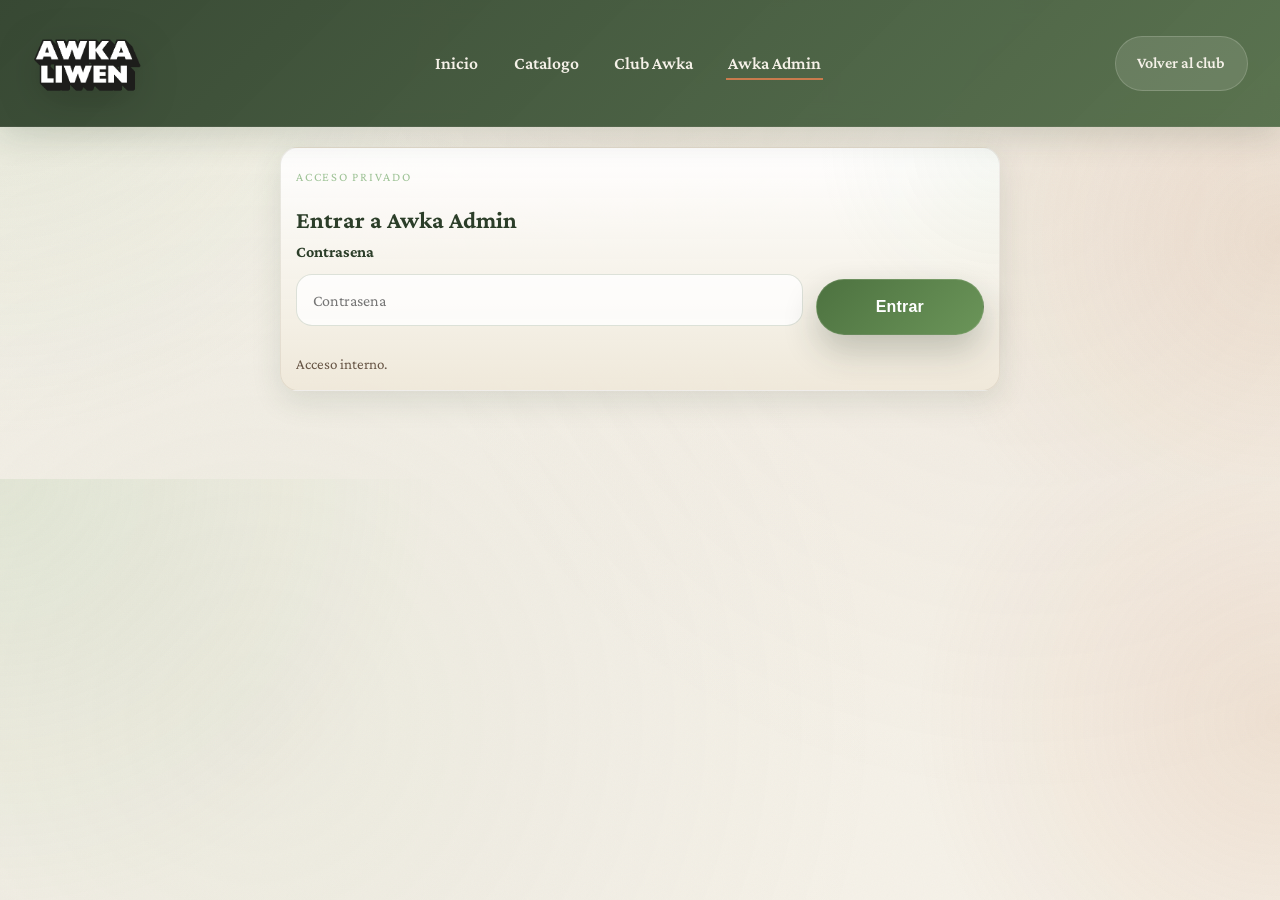
<file: admin.html>
<!DOCTYPE html>
<html lang="es">
<head>
    <meta charset="UTF-8">
    <meta name="viewport" content="width=device-width, initial-scale=1.0">
    <meta name="description" content="Panel operativo de Awka para giros, puntos y premios del club.">
    <meta name="theme-color" content="#2C3E29">
    <meta name="robots" content="noindex,nofollow">
    <title>Awka Admin</title>
    <link rel="preconnect" href="https://fonts.googleapis.com">
    <link rel="preconnect" href="https://fonts.gstatic.com" crossorigin>
    <link href="https://fonts.googleapis.com/css2?family=Covered+By+Your+Grace&family=Crimson+Pro:wght@300;400;600;700&display=swap" rel="stylesheet">
    <link rel="stylesheet" href="css/styles.css?v=20260517-11">
</head>
<body class="club-page admin-page">
    <header>
        <div class="container">
            <div class="header-content">
                <a href="index.html" class="logo" aria-label="Awka Liwen"><img src="img/awka-logo.png" alt="Awka Liwen"></a>
                <nav id="mainNav">
                    <ul>
                        <li><a href="index.html">Inicio</a></li>
                        <li><a href="shop.html">Catalogo</a></li>
                        <li><a href="club.html">Club Awka</a></li>
                        <li><a href="admin.html" class="active">Awka Admin</a></li>
                    </ul>
                </nav>
                <a href="club.html" class="club-header-link">Volver al club</a>
                <button class="hamburger" id="hamburger" aria-label="Menu" onclick="toggleNav()">
                    <span></span><span></span><span></span>
                </button>
            </div>
        </div>
    </header>

    <main>
        <section class="club-profile-section admin-page-section" id="adminApp">
            <div class="container">
                <div id="adminLoginShell" class="admin-shell admin-login-shell">
                    <div class="club-profile-box admin-card">
                        <div class="club-preview-kicker">Acceso privado</div>
                        <h2>Entrar a Awka Admin</h2>
                        <form id="adminLoginForm" class="club-profile-form">
                            <label for="adminPassword">Contrasena</label>
                            <div class="club-profile-form-row">
                                <input id="adminPassword" name="adminPassword" type="password" placeholder="Contrasena" autocomplete="current-password">
                                <button type="submit" class="hero-cta club-profile-button">Entrar</button>
                            </div>
                            <div id="adminLoginFeedback" class="club-profile-feedback">Acceso interno.</div>
                        </form>
                    </div>
                </div>

                <div id="adminDashboard" class="admin-shell" hidden>
                    <div class="admin-topbar">
                        <div>
                            <div class="club-preview-kicker">Awka Admin</div>
                            <h2>Control diario</h2>
                        </div>
                        <div class="admin-topbar-actions">
                            <button type="button" id="adminRefreshButton" class="club-side-link admin-topbar-button">Actualizar</button>
                            <button type="button" id="adminLogoutButton" class="club-side-link admin-topbar-button">Cerrar sesion</button>
                        </div>
                    </div>

                    <div class="club-profile-box admin-card admin-welcome-card">
                        <div class="club-preview-kicker">Sesion activa</div>
                        <h3>Bienvenido al panel admin</h3>
                        <p>Gestion operativa simple para giros, puntos y seguimiento del club.</p>
                    </div>
                    <div id="adminDashboardFeedback" class="club-profile-feedback admin-dashboard-feedback"></div>

                    <div class="admin-grid admin-grid-actions">
                        <div class="club-profile-box admin-card admin-card-priority">
                            <h3>Habilitar giros</h3>
                            <form id="adminSpinForm" class="club-profile-form admin-compact-form">
                                <input id="adminSpinName" name="adminSpinName" type="text" placeholder="Nombre">
                                <input id="adminSpinPhone" name="adminSpinPhone" type="tel" inputmode="numeric" placeholder="WhatsApp">
                                <input id="adminSpinCount" name="adminSpinCount" type="number" min="1" max="10" value="1" aria-label="Cantidad de giros">
                                <button type="submit" class="hero-cta admin-submit">Habilitar giro</button>
                                <div id="adminSpinFeedback" class="club-profile-feedback"></div>
                            </form>
                        </div>

                        <div class="club-profile-box admin-card admin-card-priority">
                            <h3>Acreditar compra</h3>
                            <form id="adminPointsForm" class="club-profile-form admin-compact-form">
                                <input id="adminPointsName" name="adminPointsName" type="text" placeholder="Nombre">
                                <input id="adminPointsPhone" name="adminPointsPhone" type="tel" inputmode="numeric" placeholder="WhatsApp">
                                <input id="adminPointsAmount" name="adminPointsAmount" type="number" min="5000" step="1000" placeholder="Monto en pesos" aria-label="Monto de compra en pesos">
                                <button type="submit" class="hero-cta admin-submit">Acreditar compra</button>
                                <div class="admin-form-hint">Se suma 1 punto cada $5000 de compra.</div>
                                <div id="adminPointsFeedback" class="club-profile-feedback"></div>
                            </form>
                        </div>
                    </div>

                    <div class="admin-grid admin-grid-secondary">
                        <div class="club-profile-box admin-card">
                            <h3>Clientes registrados</h3>
                            <details class="admin-disclosure">
                                <summary class="admin-disclosure-toggle">Abrir</summary>
                                <div id="adminRegisteredCustomersList" class="admin-list"></div>
                            </details>
                        </div>

                        <div class="club-profile-box admin-card">
                            <h3>Top clientes</h3>
                            <details class="admin-disclosure">
                                <summary class="admin-disclosure-toggle">Abrir</summary>
                                <div id="adminPointsList" class="admin-list"></div>
                            </details>
                        </div>

                        <div class="club-profile-box admin-card">
                            <h3>Premios de ruleta</h3>
                            <details class="admin-disclosure">
                                <summary class="admin-disclosure-toggle">Abrir</summary>
                                <div id="adminRewardsFeedback" class="club-profile-feedback admin-section-feedback"></div>
                                <div id="adminRewardsList" class="admin-list"></div>
                            </details>
                        </div>

                        <div class="club-profile-box admin-card">
                            <h3>Puntos canjeados</h3>
                            <details class="admin-disclosure">
                                <summary class="admin-disclosure-toggle">Abrir</summary>
                                <div id="adminRewardRedemptionsFeedback" class="club-profile-feedback admin-section-feedback"></div>
                                <div id="adminRewardRedemptionsList" class="admin-list"></div>
                            </details>
                        </div>
                    </div>
                </div>
            </div>
        </section>
    </main>

    <script>
        function toggleNav() {
            const nav = document.getElementById('mainNav');
            const btn = document.getElementById('hamburger');
            nav.classList.toggle('open');
            btn.classList.toggle('open');
        }
    </script>
    <script src="data/analytics-config.js?v=20260604-01"></script>
    <script src="js/analytics.js?v=20260604-01"></script>
    <script src="js/admin.js?v=20260620-01"></script>
</body>
</html>
</file>
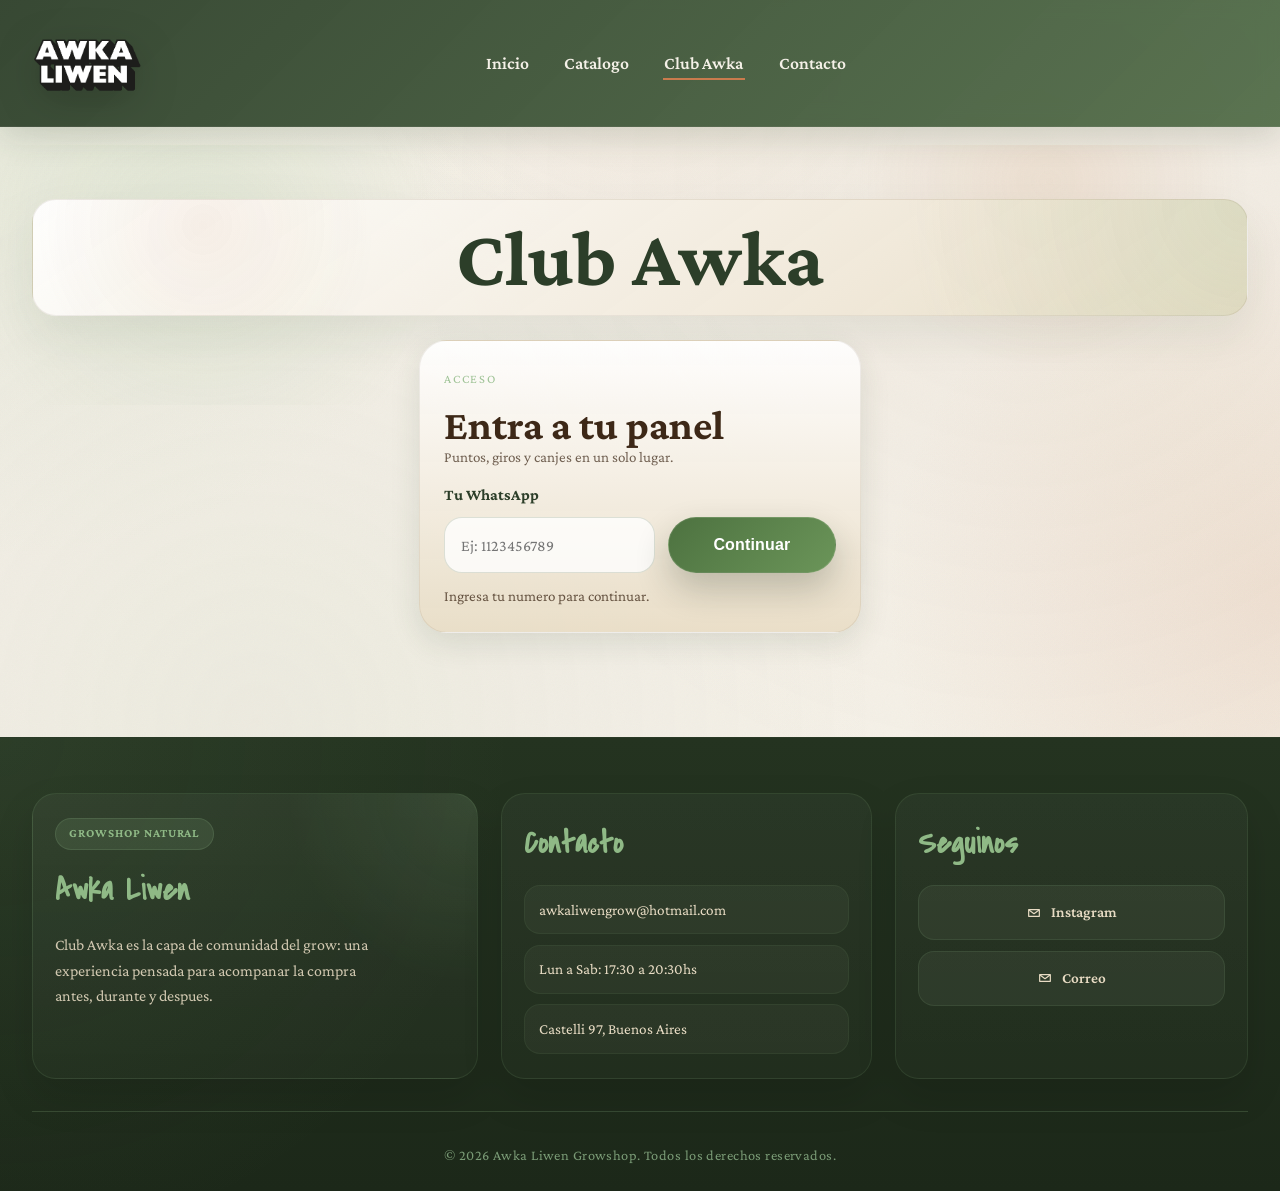
<file: club.html>
<!DOCTYPE html>
<html lang="es">
<head>
    <meta charset="UTF-8">
    <meta name="viewport" content="width=device-width, initial-scale=1.0">
    <meta name="description" content="Club Awka: puntos, beneficios, niveles y acceso privado para la comunidad de Awka Liwen.">
    <meta name="theme-color" content="#2C3E29">
    <meta property="og:type" content="website">
    <meta property="og:title" content="Club Awka - Awka Liwen">
    <meta property="og:description" content="Entra a tu panel para ver puntos, giros, canjes e historial del club.">
    <meta property="og:url" content="https://tienda-awka-new.vercel.app/club.html">
    <meta property="og:image" content="https://tienda-awka-new.vercel.app/img/categorias/fertilizantes.jpg">
    <meta name="twitter:card" content="summary_large_image">
    <link rel="canonical" href="https://tienda-awka-new.vercel.app/club.html">
    <link rel="icon" type="image/svg+xml" href="favicon.svg">
    <link rel="apple-touch-icon" href="favicon.svg">
    <link rel="manifest" href="site.webmanifest">
    <title>Club Awka - Mi club</title>
    <link rel="preconnect" href="https://fonts.googleapis.com">
    <link rel="preconnect" href="https://fonts.gstatic.com" crossorigin>
    <link href="https://fonts.googleapis.com/css2?family=Covered+By+Your+Grace&family=Crimson+Pro:wght@300;400;600;700&display=swap" rel="stylesheet">
    <link rel="stylesheet" href="css/styles.css?v=20260517-11">
</head>
<body class="club-page">
    <header>
        <div class="container">
            <div class="header-content">
                <a href="index.html" class="logo" aria-label="Awka Liwen"><img src="img/awka-logo.png" alt="Awka Liwen"></a>
                <nav id="mainNav">
                    <ul>
                        <li><a href="index.html">Inicio</a></li>
                        <li><a href="shop.html">Catalogo</a></li>
                        <li><a href="club.html" class="active">Club Awka</a></li>
                        <li><a href="index.html#contacto">Contacto</a></li>
                    </ul>
                </nav>
                <div class="club-header-spacer" aria-hidden="true"></div>
                <button class="hamburger" id="hamburger" aria-label="Menu" onclick="toggleNav()">
                    <span></span><span></span><span></span>
                </button>
            </div>
        </div>
    </header>

    <main>
        <section class="club-dashboard-hero">
            <div class="container">
                <div class="club-dashboard-shell club-dashboard-shell-minimal">
                    <div class="club-dashboard-copy">
                        <h1>Club Awka</h1>
                    </div>
                </div>
            </div>
        </section>

        <section class="club-profile-section" id="perfil">
            <div class="container">
                <div class="club-dashboard-layout club-dashboard-layout-single">
                    <div class="club-profile-box club-profile-box-dashboard club-profile-box-dashboard-merged club-auth-stage">
                        <div class="club-profile-panel-head club-profile-panel-head-merged">
                            <div>
                                <div class="club-preview-kicker">Acceso</div>
                                <h2>Entra a tu panel</h2>
                                <p>Puntos, giros y canjes en un solo lugar.</p>
                            </div>
                        </div>

                        <div id="clubAuthShell" class="club-auth-shell">
                            <form id="clubPhoneForm" class="club-profile-form">
                                <label for="clubPhone">Tu WhatsApp</label>
                                <div class="club-profile-form-row">
                                    <input id="clubPhone" name="clubPhone" type="tel" inputmode="numeric" placeholder="Ej: 1123456789" autocomplete="tel">
                                    <button type="submit" class="hero-cta club-profile-button">Continuar</button>
                                </div>
                                <div id="clubPhoneFeedback" class="club-profile-feedback">Ingresa tu numero para continuar.</div>
                            </form>

                            <form id="clubPinForm" class="club-profile-form" hidden>
                                <div class="club-auth-summary">
                                    <div>
                                        <div class="club-member-eyebrow" id="clubAuthMode">Ingreso</div>
                                        <strong id="clubAuthPhone">-</strong>
                                    </div>
                                    <button type="button" id="clubAuthBack" class="club-auth-back">Cambiar numero</button>
                                </div>

                                <div id="clubAuthNameField" class="club-auth-name-field" hidden>
                                    <label for="clubName">Nombre</label>
                                    <input id="clubName" name="clubName" type="text" placeholder="Tu nombre" autocomplete="name">
                                </div>

                                <label for="clubPin">PIN de 4 digitos</label>
                                <div class="club-profile-form-row">
                                    <input id="clubPin" name="clubPin" type="password" inputmode="numeric" pattern="[0-9]*" maxlength="4" placeholder="0000" autocomplete="one-time-code">
                                    <button type="submit" class="hero-cta club-profile-button">Entrar</button>
                                </div>
                                <div id="clubPinFeedback" class="club-profile-feedback">Usa tu PIN de 4 digitos.</div>
                            </form>
                        </div>
                    </div>

                    <div id="clubMemberPanel" class="club-profile-box club-profile-box-dashboard club-member-panel" hidden>
                        <div class="club-profile-panel-head club-profile-panel-head-merged">
                            <div>
                                <div class="club-preview-kicker">Tu panel</div>
                                <h2>Estado del club</h2>
                                <p>Tu estado, giros y recompensas en un solo panel.</p>
                            </div>
                            <div class="club-panel-actions">
                                <button type="button" id="clubLogoutButton" class="club-side-link" hidden>Cerrar sesion</button>
                            </div>
                        </div>

                        <div id="clubProfileResult" class="club-profile-result">
                            <div class="club-profile-empty">
                                Al entrar vas a ver puntos, nivel, giros e historial.
                            </div>
                        </div>
                    </div>
                </div>
            </div>
        </section>
    </main>

    <div id="clubRewardNotice" class="club-notice-overlay" hidden>
        <div class="club-notice-card" role="dialog" aria-modal="true" aria-labelledby="clubNoticeTitle">
            <button type="button" class="club-notice-close" id="clubNoticeClose" aria-label="Cerrar aviso">×</button>
            <div class="club-notice-badge">Canje registrado</div>
            <h3 id="clubNoticeTitle">Tu recompensa ya quedo pedida</h3>
            <p id="clubNoticeMessage">Descontamos tus puntos y el pedido ya esta en revision desde Awka Admin.</p>
            <div class="club-notice-actions">
                <button type="button" id="clubNoticeConfirm" class="hero-cta club-profile-button">Entendido</button>
            </div>
        </div>
    </div>

    <footer>
        <div class="container">
            <div class="footer-content">
                <div class="footer-section footer-brand">
                    <div class="footer-badge">Growshop natural</div>
                    <h3>Awka Liwen</h3>
                    <p>Club Awka es la capa de comunidad del grow: una experiencia pensada para acompanar la compra antes, durante y despues.</p>
                </div>
                <div class="footer-section footer-contact">
                    <h3>Contacto</h3>
                    <ul class="footer-list">
                        <li>awkaliwengrow@hotmail.com</li>
                        <li>Lun a Sab: 17:30 a 20:30hs</li>
                        <li>Castelli 97, Buenos Aires</li>
                    </ul>
                </div>
                <div class="footer-section footer-social">
                    <h3>Seguinos</h3>
                    <ul class="footer-list footer-social-list">
                        <li><a href="https://www.instagram.com/awkaliwengrowshop/" target="_blank" rel="noopener noreferrer">Instagram</a></li>
                        <li><a href="mailto:awkaliwengrow@hotmail.com">Correo</a></li>
                    </ul>
                </div>
            </div>
            <div class="footer-bottom">
                <p>&copy; 2026 Awka Liwen Growshop. Todos los derechos reservados.</p>
            </div>
        </div>
    </footer>

    <script>
        function toggleNav() {
            const nav = document.getElementById('mainNav');
            const btn = document.getElementById('hamburger');
            nav.classList.toggle('open');
            btn.classList.toggle('open');
        }
    </script>
    <script src="data/analytics-config.js?v=20260604-01"></script>
    <script src="js/analytics.js?v=20260604-01"></script>
    <script src="js/products.js?v=20260605-01"></script>
    <script src="js/club.js?v=20260605-01"></script>
</body>
</html>
</file>
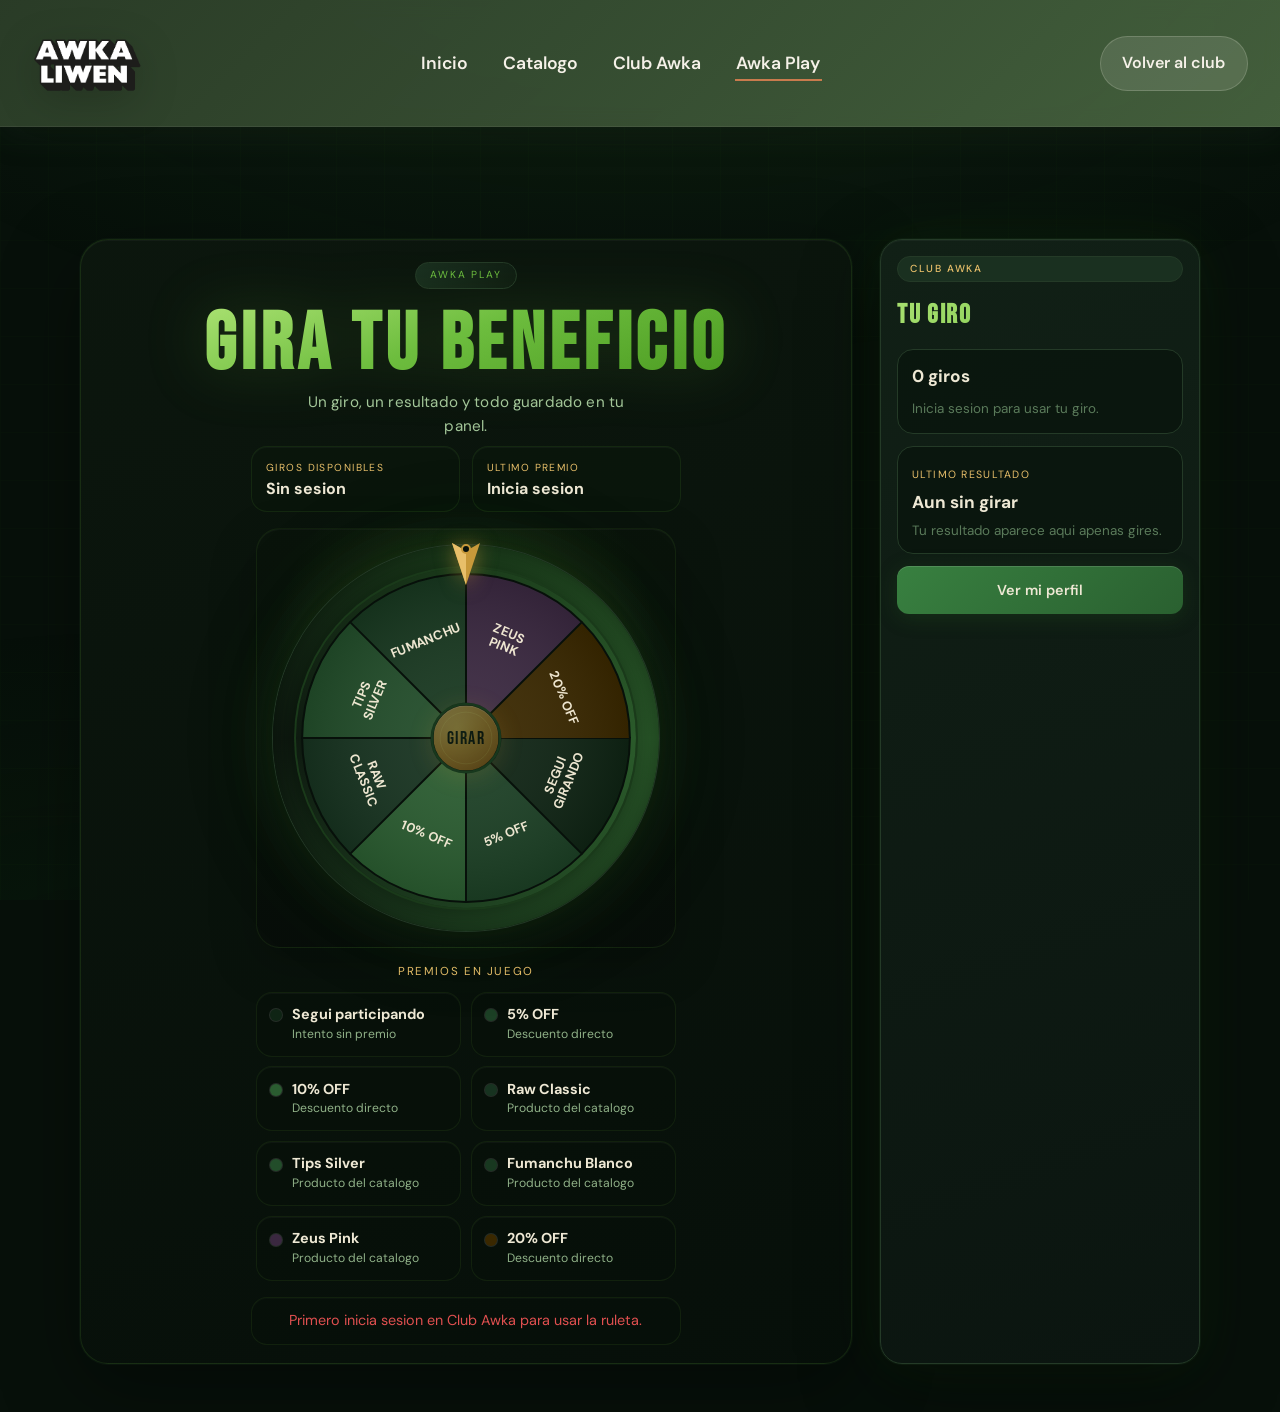
<file: ruleta.html>
<!DOCTYPE html>
<html lang="es">
<head>
    <meta charset="UTF-8">
    <meta name="viewport" content="width=device-width, initial-scale=1.0">
    <meta name="description" content="Awka Play: gira la ruleta del Club Awka con tus beneficios disponibles.">
    <meta name="theme-color" content="#07100a">
    <meta property="og:type" content="website">
    <meta property="og:title" content="Awka Play - Ruleta">
    <meta property="og:description" content="Usa tus giros disponibles y mira el resultado al instante.">
    <meta property="og:url" content="https://tienda-awka-new.vercel.app/ruleta.html">
    <meta property="og:image" content="https://tienda-awka-new.vercel.app/img/categorias/fertilizantes.jpg">
    <meta name="twitter:card" content="summary_large_image">
    <link rel="canonical" href="https://tienda-awka-new.vercel.app/ruleta.html">
    <link rel="icon" type="image/svg+xml" href="favicon.svg">
    <link rel="apple-touch-icon" href="favicon.svg">
    <link rel="manifest" href="site.webmanifest">
    <title>Awka Play - Ruleta</title>
    <link rel="preconnect" href="https://fonts.googleapis.com">
    <link rel="preconnect" href="https://fonts.gstatic.com" crossorigin>
    <link href="https://fonts.googleapis.com/css2?family=Bebas+Neue&family=DM+Sans:wght@300;400;500;600&display=swap" rel="stylesheet">
    <link rel="stylesheet" href="css/styles.css?v=20260517-11">
    <style>
        :root {
            --play-bg: #07100a;
            --play-surface: #0e1a10;
            --play-border: #243a27;
            --play-green: #2a6030;
            --play-lime: #6dbd3e;
            --play-gold: #c8993a;
            --play-gold-2: #e8bf6a;
            --play-cream: #eee8d4;
            --play-text: #b8d4a8;
            --play-muted: #5a7a5a;
            --play-danger: #c0392b;
        }

        .awka-play-page {
            min-height: 100vh;
            background: var(--play-bg);
            color: var(--play-text);
            font-family: 'DM Sans', sans-serif;
            position: relative;
            overflow-x: hidden;
        }

        .awka-play-page::before {
            content: '';
            position: fixed;
            inset: 0;
            pointer-events: none;
            background:
                radial-gradient(ellipse 70% 50% at 50% -10%, rgba(30, 77, 34, 0.27), transparent),
                radial-gradient(ellipse 50% 40% at 10% 110%, rgba(13, 43, 16, 0.27), transparent);
        }

        .awka-play-page::after {
            content: '';
            position: fixed;
            inset: 0;
            pointer-events: none;
            opacity: 0.025;
            background-image:
                linear-gradient(rgba(109, 189, 62, 0.9) 1px, transparent 1px),
                linear-gradient(90deg, rgba(109, 189, 62, 0.9) 1px, transparent 1px);
            background-size: 48px 48px;
        }

        .awka-play-main {
            position: relative;
            z-index: 1;
            min-height: 100vh;
            display: flex;
            align-items: center;
            justify-content: center;
            padding: 7rem 1.25rem 3rem;
        }

        .awka-play-shell {
            width: min(1120px, 100%);
            display: grid;
            grid-template-columns: minmax(0, 1fr) minmax(280px, 320px);
            gap: clamp(1.1rem, 2.2vw, 2rem);
            align-items: stretch;
        }

        .awka-play-stage {
            display: grid;
            justify-items: center;
            align-content: start;
            gap: 1rem;
            width: 100%;
            padding: 1.35rem 1.2rem 1.15rem;
            overflow: hidden;
            border-radius: 28px;
            background: linear-gradient(165deg, rgba(12, 23, 14, 0.96), rgba(7, 16, 10, 0.96));
            border: 1px solid rgba(109, 189, 62, 0.14);
            box-shadow:
                0 0 0 1px rgba(30, 58, 32, 0.22),
                0 24px 80px rgba(0, 0, 0, 0.38),
                inset 0 1px 0 rgba(255, 255, 255, 0.03);
        }

        .awka-play-header {
            text-align: center;
            display: grid;
            gap: 0.5rem;
            max-width: 560px;
            justify-items: center;
        }

        .awka-play-back {
            display: inline-block;
            color: var(--play-muted);
            font-size: 0.82rem;
            text-decoration: none;
            margin-bottom: 0.85rem;
            padding: 0.45rem 0.95rem;
            border: 1px solid var(--play-border);
            border-radius: 999px;
            transition: all 0.2s ease;
        }

        .awka-play-back:hover {
            border-color: var(--play-lime);
            color: var(--play-lime);
        }

        .awka-play-badge {
            display: inline-block;
            background: linear-gradient(135deg, #1a3020, #0e1a10);
            border: 1px solid var(--play-border);
            border-radius: 999px;
            padding: 0.26rem 0.9rem;
            font-size: 0.64rem;
            letter-spacing: 0.18em;
            text-transform: uppercase;
            color: var(--play-lime);
            margin-bottom: 0.65rem;
        }

        .awka-play-title {
            margin: 0;
            font-family: 'Bebas Neue', sans-serif;
            font-size: clamp(3rem, 8vw, 5rem);
            letter-spacing: 0.06em;
            line-height: 0.95;
            background: linear-gradient(160deg, #a8e070 0%, #6dbd3e 45%, #4a9a20 100%);
            -webkit-background-clip: text;
            background-clip: text;
            color: transparent;
            filter: drop-shadow(0 0 30px rgba(109, 189, 62, 0.2));
        }

        .awka-play-subtitle {
            margin: 0;
            color: #a4c79a;
            font-size: 0.95rem;
            letter-spacing: 0.01em;
            line-height: 1.55;
            max-width: 34ch;
        }

        .awka-play-summary {
            width: min(100%, 430px);
            display: grid;
            grid-template-columns: repeat(2, minmax(0, 1fr));
            gap: 0.7rem;
        }

        .awka-play-summary-card {
            display: grid;
            gap: 0.18rem;
            padding: 0.78rem 0.88rem;
            border-radius: 16px;
            background: rgba(10, 22, 12, 0.82);
            border: 1px solid rgba(109, 189, 62, 0.11);
            box-shadow: inset 0 1px 0 rgba(255, 255, 255, 0.03);
            text-align: left;
        }

        .awka-play-summary-card span {
            color: var(--play-gold-2);
            font-size: 0.64rem;
            letter-spacing: 0.14em;
            text-transform: uppercase;
        }

        .awka-play-summary-card strong {
            color: var(--play-cream);
            font-size: 1rem;
            line-height: 1.2;
        }

        .awka-wheel-wrap {
            position: relative;
            width: min(100%, 420px);
            display: grid;
            justify-items: center;
            gap: 0.95rem;
            margin-inline: auto;
        }

        .awka-wheel-stage {
            width: 100%;
            display: grid;
            justify-items: center;
            padding: 1rem;
            border-radius: 24px;
            background:
                radial-gradient(circle at 50% 28%, rgba(109, 189, 62, 0.16), transparent 52%),
                linear-gradient(180deg, rgba(10, 20, 11, 0.92), rgba(8, 14, 9, 0.9));
            border: 1px solid rgba(109, 189, 62, 0.1);
            box-shadow:
                inset 0 1px 0 rgba(255, 255, 255, 0.03),
                0 16px 48px rgba(0, 0, 0, 0.22);
        }

        .awka-wheel-outer {
            box-sizing: border-box;
            position: relative;
            width: 100%;
            max-width: 392px;
            aspect-ratio: 1 / 1;
            display: grid;
            place-items: center;
            padding: 12px;
            margin-inline: auto;
            border-radius: 50%;
            background: conic-gradient(from 0deg, #1a3a1a, #2a5a2a, #1e4020, #0e1a10, #1a3a1a);
            box-shadow:
                0 0 0 1px #243a27,
                0 0 50px rgba(42, 96, 32, 0.27),
                0 0 100px rgba(42, 96, 32, 0.13),
                inset 0 0 20px rgba(0, 0, 0, 0.33);
        }

        .awka-pointer-wrap {
            position: absolute;
            top: -2px;
            left: 50%;
            transform: translateX(-50%);
            z-index: 10;
            filter: drop-shadow(0 2px 10px rgba(200, 153, 58, 0.6));
        }

        .awka-wheel-canvas {
            display: block;
            border-radius: 50%;
            width: 100%;
            height: auto;
            box-shadow:
                0 0 0 2px #1a3a1a,
                0 4px 32px rgba(0, 0, 0, 0.4);
        }

        .awka-spin-center {
            position: absolute;
            top: 50%;
            left: 50%;
            transform: translate(-50%, -50%);
            width: 72px;
            height: 72px;
            border-radius: 50%;
            background: linear-gradient(145deg, #e8cc70, #c8993a, #a07020);
            border: 3px solid #07100a;
            color: #07100a;
            font-family: 'Bebas Neue', sans-serif;
            font-size: 1rem;
            letter-spacing: 0.08em;
            cursor: pointer;
            transition: transform 0.2s cubic-bezier(0.34, 1.56, 0.64, 1), box-shadow 0.2s ease;
            box-shadow:
                0 4px 24px rgba(200, 153, 58, 0.33),
                inset 0 1px 0 rgba(255, 255, 255, 0.27);
            z-index: 10;
        }

        .awka-spin-center:hover:not(:disabled) {
            transform: translate(-50%, -50%) scale(1.12);
            box-shadow:
                0 8px 36px rgba(200, 153, 58, 0.52),
                inset 0 1px 0 rgba(255, 255, 255, 0.27);
        }

        .awka-spin-center:disabled {
            opacity: 0.5;
            cursor: not-allowed;
        }

        .awka-play-feedback {
            width: min(100%, 430px);
            min-height: 24px;
            padding: 0.78rem 0.88rem;
            border-radius: 16px;
            background: rgba(7, 16, 10, 0.58);
            border: 1px solid rgba(109, 189, 62, 0.1);
            color: #a4c79a;
            font-size: 0.9rem;
            text-align: center;
            line-height: 1.45;
            box-shadow: inset 0 1px 0 rgba(255, 255, 255, 0.02);
        }

        .awka-play-feedback.is-error {
            color: #e05050;
        }

        .awka-play-feedback.is-success {
            color: var(--play-lime);
        }

        .awka-play-side {
            background: linear-gradient(160deg, #112016, #0b1510);
            border: 1px solid var(--play-border);
            border-radius: 22px;
            padding: 1rem;
            box-shadow:
                0 0 0 1px rgba(30, 58, 32, 0.27),
                0 24px 80px rgba(0, 0, 0, 0.4),
                0 0 60px rgba(42, 96, 32, 0.2),
                inset 0 1px 0 rgba(255, 255, 255, 0.04);
            display: grid;
            align-content: start;
            gap: 0.75rem;
            position: sticky;
            top: 6.5rem;
        }

        .awka-play-side h2,
        .awka-overlay-title {
            margin: 0;
            font-family: 'Bebas Neue', sans-serif;
            font-size: 1.7rem;
            letter-spacing: 0.06em;
            background: linear-gradient(135deg, #a8e070, #6dbd3e);
            -webkit-background-clip: text;
            background-clip: text;
            color: transparent;
        }

        .awka-side-eyebrow,
        .awka-overlay-eyebrow {
            display: inline-block;
            background: #1a3020;
            border: 1px solid var(--play-border);
            border-radius: 999px;
            padding: 0.22rem 0.75rem;
            font-size: 0.64rem;
            letter-spacing: 0.16em;
            color: var(--play-gold-2);
            text-transform: uppercase;
            font-weight: 500;
        }

        .awka-side-block {
            border-radius: 16px;
            padding: 0.8rem 0.85rem;
            background: rgba(7, 16, 10, 0.56);
            border: 1px solid var(--play-border);
        }

        .awka-side-label {
            display: inline-flex;
            margin-bottom: 0.35rem;
            color: var(--play-gold-2);
            font-size: 0.66rem;
            letter-spacing: 0.12em;
            text-transform: uppercase;
        }

        .awka-side-block strong {
            display: block;
            color: var(--play-cream);
            font-size: 1.08rem;
            margin-bottom: 0.25rem;
        }

        .awka-side-block p,
        .awka-side-block span {
            color: var(--play-muted);
            line-height: 1.45;
            font-size: 0.84rem;
        }

        .awka-side-link {
            display: flex;
            align-items: center;
            justify-content: center;
            gap: 0.5rem;
            width: 100%;
            min-height: 48px;
            background: linear-gradient(135deg, #388040, #2a6030);
            color: var(--play-cream);
            border: none;
            border-radius: 12px;
            font-family: 'DM Sans', sans-serif;
            font-size: 0.9rem;
            font-weight: 600;
            text-decoration: none;
            box-shadow: 0 4px 20px rgba(42, 96, 32, 0.27), inset 0 1px 0 rgba(255, 255, 255, 0.13);
        }

        .awka-side-link:hover {
            transform: translateY(-1px);
            box-shadow: 0 10px 26px rgba(42, 96, 32, 0.33), inset 0 1px 0 rgba(255, 255, 255, 0.13);
        }

        .awka-prize-guide {
            width: min(100%, 420px);
            display: grid;
            gap: 0.65rem;
            justify-items: center;
        }

        .awka-prize-guide-title {
            color: var(--play-gold-2);
            font-size: 0.72rem;
            letter-spacing: 0.14em;
            text-transform: uppercase;
            text-align: center;
        }

        .awka-prize-guide-grid {
            display: grid;
            grid-template-columns: repeat(2, minmax(0, 1fr));
            gap: 0.6rem;
            width: 100%;
        }

        .awka-prize-guide-item {
            display: grid;
            grid-template-columns: auto 1fr;
            align-items: start;
            gap: 0.16rem 0.62rem;
            padding: 0.78rem 0.82rem;
            border-radius: 16px;
            background: rgba(7, 16, 10, 0.58);
            border: 1px solid rgba(109, 189, 62, 0.1);
            box-shadow: inset 0 1px 0 rgba(255, 255, 255, 0.03);
        }

        .awka-prize-swatch {
            grid-row: 1 / span 2;
            width: 12px;
            height: 12px;
            margin-top: 0.28rem;
            border-radius: 999px;
            box-shadow: 0 0 0 1px rgba(255, 255, 255, 0.12);
        }

        .awka-prize-guide-item strong {
            grid-column: 2;
            color: var(--play-cream);
            font-size: 0.9rem;
            line-height: 1.25;
        }

        .awka-prize-guide-item span {
            grid-column: 2;
            color: #90b188;
            font-size: 0.76rem;
            line-height: 1.45;
        }

        .awka-overlay {
            position: fixed;
            inset: 0;
            background: rgba(0, 0, 0, 0.73);
            display: flex;
            align-items: center;
            justify-content: center;
            padding: 1rem;
            z-index: 100;
            opacity: 0;
            pointer-events: none;
            transition: opacity 0.35s ease;
            backdrop-filter: blur(10px) saturate(0.7);
        }

        .awka-overlay.show {
            opacity: 1;
            pointer-events: all;
        }

        .awka-overlay-card {
            background: linear-gradient(160deg, #112016, #0b1510);
            border: 1px solid var(--play-border);
            border-radius: 24px;
            padding: 2rem 2.1rem;
            text-align: center;
            width: min(360px, 92vw);
            box-shadow:
                0 0 0 1px rgba(30, 58, 32, 0.27),
                0 24px 80px rgba(0, 0, 0, 0.53),
                0 0 60px rgba(42, 96, 32, 0.2),
                inset 0 1px 0 rgba(255, 255, 255, 0.04);
            transform: scale(0.82) translateY(20px);
            transition: transform 0.45s cubic-bezier(0.34, 1.56, 0.64, 1);
        }

        .awka-overlay.show .awka-overlay-card {
            transform: scale(1) translateY(0);
        }

        .awka-overlay-icon {
            width: 80px;
            height: 80px;
            border-radius: 50%;
            background: linear-gradient(145deg, #1a3020, #0e1a10);
            border: 1px solid var(--play-border);
            display: flex;
            align-items: center;
            justify-content: center;
            margin: 0 auto 1rem;
            font-size: 2.3rem;
            box-shadow: 0 0 30px rgba(109, 189, 62, 0.13), inset 0 1px 0 rgba(255, 255, 255, 0.04);
        }

        .awka-overlay-copy {
            color: var(--play-text);
            font-size: 0.88rem;
            line-height: 1.65;
            margin: 0.9rem 0 1.25rem;
        }

        .awka-overlay-actions {
            display: grid;
            gap: 0.7rem;
        }

        .awka-btn {
            width: 100%;
            border: none;
            min-height: 52px;
            border-radius: 14px;
            font-family: 'DM Sans', sans-serif;
            font-size: 0.92rem;
            font-weight: 600;
            cursor: pointer;
            transition: all 0.2s ease;
            text-decoration: none;
            display: inline-flex;
            align-items: center;
            justify-content: center;
            gap: 0.5rem;
        }

        .awka-btn-primary {
            background: linear-gradient(135deg, #388040, #2a6030);
            color: var(--play-cream);
            box-shadow: 0 4px 20px rgba(42, 96, 32, 0.27), inset 0 1px 0 rgba(255, 255, 255, 0.13);
        }

        .awka-btn-primary:hover:not(:disabled) {
            background: linear-gradient(135deg, #449050, #338038);
            transform: translateY(-1px);
        }

        .awka-btn-secondary {
            background: transparent;
            border: 1px solid var(--play-border);
            color: var(--play-muted);
        }

        .awka-btn-secondary:hover {
            border-color: var(--play-lime);
            color: var(--play-text);
        }

        .awka-confetti-wrap {
            position: fixed;
            inset: 0;
            pointer-events: none;
            z-index: 99;
        }

        @keyframes awka-fall {
            0% {
                transform: translateY(-10px) rotate(0deg) scale(1);
                opacity: 1;
            }
            100% {
                transform: translateY(100vh) rotate(720deg) scale(0.4);
                opacity: 0;
            }
        }

        @media (max-width: 900px) {
            .awka-play-shell {
                grid-template-columns: 1fr;
                gap: 1.15rem;
            }

            .awka-play-stage,
            .awka-play-side {
                width: 100%;
                justify-self: center;
            }

            .awka-play-side {
                order: 2;
                position: static;
            }

            .awka-play-stage {
                order: 1;
                gap: 0.95rem;
            }

            .awka-wheel-wrap {
                width: min(100%, 380px);
            }

            .awka-wheel-outer {
                max-width: 380px;
            }
        }

        @media (max-width: 520px) {
            .awka-play-main {
                align-items: start;
                padding: 5rem 0.7rem 1.2rem;
            }

            .awka-overlay-card,
            .awka-play-side {
                padding: 0.95rem;
            }

            .awka-play-shell {
                width: min(100%, 352px);
                gap: 0.9rem;
            }

            .awka-play-title {
                font-size: clamp(1.8rem, 9.6vw, 2.45rem);
                line-height: 0.94;
            }

            .awka-play-subtitle {
                font-size: 0.84rem;
                max-width: 26ch;
            }

            .awka-play-summary {
                width: 100%;
                grid-template-columns: 1fr;
                gap: 0.5rem;
            }

            .awka-play-summary-card {
                padding: 0.68rem 0.74rem;
            }

            .awka-play-stage {
                gap: 0.8rem;
                padding: 1rem 0.82rem 1rem;
                border-radius: 22px;
            }

            .awka-wheel-wrap {
                width: min(100%, 272px);
                margin-inline: auto;
            }

            .awka-wheel-stage {
                padding: 0.72rem;
                border-radius: 20px;
            }

            .awka-wheel-outer {
                max-width: 272px;
                padding: 7px;
            }

            .awka-prize-guide-title {
                font-size: 0.68rem;
            }

            .awka-prize-guide {
                width: min(100%, 272px);
                justify-items: center;
            }

            .awka-play-feedback {
                width: 100%;
                padding: 0.72rem 0.76rem;
                font-size: 0.82rem;
            }

            .awka-prize-guide-item {
                min-height: 72px;
                padding: 0.62rem 0.72rem;
            }

            .awka-prize-guide-item strong {
                font-size: 0.9rem;
            }

            .awka-prize-guide-item span {
                font-size: 0.74rem;
            }

            .awka-prize-guide-grid {
                width: 100%;
                grid-template-columns: 1fr;
                gap: 0.45rem;
            }

            .awka-play-side h2 {
                font-size: 1.5rem;
            }

            .awka-side-block strong {
                font-size: 1rem;
            }

            .awka-side-block p,
            .awka-side-block span {
                font-size: 0.8rem;
            }

            .awka-side-link,
            .awka-btn {
                min-height: 46px;
            }
        }
    </style>
</head>
<body class="awka-play-page">
    <header>
        <div class="container">
            <div class="header-content">
                <a href="index.html" class="logo" aria-label="Awka Liwen"><img src="img/awka-logo.png" alt="Awka Liwen"></a>
                <nav id="mainNav">
                    <ul>
                        <li><a href="index.html">Inicio</a></li>
                        <li><a href="shop.html">Catalogo</a></li>
                        <li><a href="club.html">Club Awka</a></li>
                        <li><a href="ruleta.html" class="active">Awka Play</a></li>
                    </ul>
                </nav>
                <a href="club.html" class="club-header-link">Volver al club</a>
                <button class="hamburger" id="hamburger" aria-label="Menu" onclick="toggleNav()">
                    <span></span><span></span><span></span>
                </button>
            </div>
        </div>
    </header>

    <main class="awka-play-main">
        <div class="awka-play-shell">
            <section class="awka-play-stage">
                <div class="awka-play-header">
                    <div class="awka-play-badge">Awka Play</div>
                    <h1 class="awka-play-title">Gira tu beneficio</h1>
                    <p class="awka-play-subtitle">Un giro, un resultado y todo guardado en tu panel.</p>
                    <div class="awka-play-summary" aria-label="Estado de tu ruleta">
                        <div class="awka-play-summary-card">
                            <span>Giros disponibles</span>
                            <strong id="ruletaSummaryPending">0 giros</strong>
                        </div>
                        <div class="awka-play-summary-card">
                            <span>Ultimo premio</span>
                            <strong id="ruletaSummaryPrize">Aun sin girar</strong>
                        </div>
                    </div>
                </div>

                <div class="awka-wheel-wrap">
                    <div class="awka-wheel-stage">
                        <div class="awka-wheel-outer">
                            <div class="awka-pointer-wrap">
                                <svg width="28" height="42" viewBox="0 0 28 42" fill="none" aria-hidden="true">
                                    <path d="M14 42 L0 0 L14 8 L28 0 Z" fill="#c8993a"/>
                                    <path d="M14 42 L0 0 L14 8 Z" fill="#e8bf6a"/>
                                    <circle cx="14" cy="6" r="4" fill="#07100a" stroke="#c8993a" stroke-width="2"/>
                                </svg>
                            </div>
                            <canvas id="ruletaCanvas" class="awka-wheel-canvas" width="340" height="340"></canvas>
                            <button type="button" id="ruletaSpinButton" class="awka-spin-center">GIRAR</button>
                        </div>
                    </div>

                    <div id="ruletaPrizeGuide" class="awka-prize-guide" aria-label="Premios en juego"></div>
                </div>

                <div id="ruletaFeedback" class="awka-play-feedback">Validando tu sesion del club...</div>
            </section>

            <aside class="awka-play-side">
                <div class="awka-side-eyebrow">Club Awka</div>
                <h2 id="ruletaMemberName">Tu giro</h2>

                <div class="awka-side-block">
                    <strong id="ruletaPendingCount">0 giros</strong>
                    <span id="ruletaStatusCopy">Inicia sesion para usar tu giro.</span>
                </div>

                <div class="awka-side-block">
                    <div class="awka-side-label">Ultimo resultado</div>
                    <strong id="ruletaPrizeLabel">Aun sin girar</strong>
                    <p id="ruletaPrizeCopy">Tu resultado aparece aqui apenas gires.</p>
                </div>

                <a href="club.html" class="awka-side-link">Ver mi perfil</a>
            </aside>
        </div>
    </main>

    <div id="overlayBlocked" class="awka-overlay">
        <div class="awka-overlay-card">
            <div class="awka-overlay-icon">LOCK</div>
            <div class="awka-overlay-eyebrow">Acceso restringido</div>
            <h2 class="awka-overlay-title">Inhabilitado</h2>
            <p id="blockedMessage" class="awka-overlay-copy">Ahora mismo este acceso no tiene giros disponibles.</p>
            <div class="awka-overlay-actions">
                <a href="club.html" class="awka-btn awka-btn-secondary">Volver al club</a>
            </div>
        </div>
    </div>

    <div id="overlayReady" class="awka-overlay">
        <div class="awka-overlay-card">
            <div class="awka-overlay-icon">PLAY</div>
            <div class="awka-overlay-eyebrow">Giro habilitado</div>
            <h2 id="readyName" class="awka-overlay-title">Confirmar giro</h2>
            <p class="awka-overlay-copy">Si continuas, consumimos un giro real y guardamos el resultado en tu historial.</p>
            <div class="awka-overlay-actions">
                <button type="button" id="readySpinButton" class="awka-btn awka-btn-primary">Girar ahora</button>
                <button type="button" class="awka-btn awka-btn-secondary" data-close-overlay="overlayReady">Cancelar</button>
            </div>
        </div>
    </div>

    <div id="overlayPrize" class="awka-overlay">
        <div class="awka-overlay-card">
            <div id="prizeEmoji" class="awka-overlay-icon">WIN</div>
            <div id="prizeEyebrow" class="awka-overlay-eyebrow">Resultado</div>
            <h2 id="prizeName" class="awka-overlay-title">Premio</h2>
            <p id="prizeDesc" class="awka-overlay-copy">Tu resultado se muestra aqui.</p>
            <div class="awka-overlay-actions">
                <a id="btnPrizeCatalog" class="awka-btn awka-btn-secondary" href="shop.html">Ver en catalogo</a>
                <a id="btnWsp" class="awka-btn awka-btn-primary" href="#" target="_blank" rel="noopener noreferrer">Enviar por WhatsApp</a>
                <button type="button" class="awka-btn awka-btn-secondary" data-close-overlay="overlayPrize">Cerrar</button>
            </div>
        </div>
    </div>

    <div id="confettiWrap" class="awka-confetti-wrap"></div>

    <script>
        function toggleNav() {
            const nav = document.getElementById('mainNav');
            const btn = document.getElementById('hamburger');
            nav.classList.toggle('open');
            btn.classList.toggle('open');
        }
    </script>
    <script src="data/analytics-config.js?v=20260604-01"></script>
    <script src="js/analytics.js?v=20260604-01"></script>
    <script src="js/ruleta.js?v=20260517-11"></script>
</body>
</html>
</file>
<file: css/styles.css>
/* AWKA LIWEN — ESTILOS COMPARTIDOS */

/* ── TOKENS ── */
:root {
    --earth-dark:   #2C3E29;
    --earth-green:  #4A6741;
    --sage:         #7A9B76;
    --clay:         #A67B5B;
    --terracotta:   #C97B4D;
    --cream:        #F5F1E8;
    --sand:         #E8DCC4;
    --soil:         #3D2817;
    --moss:         #5F7C58;
    --leaf:         #8FB986;
    --white:        #ffffff;
    --shadow-sm:    0 5px 15px rgba(44,62,41,0.08);
    --shadow-md:    0 10px 30px rgba(44,62,41,0.12);
    --shadow-lg:    0 20px 50px rgba(44,62,41,0.18);
    --radius-sm:    8px;
    --radius-md:    16px;
    --radius-lg:    24px;
    --radius-pill:  50px;
    --transition:   all 0.3s ease;
    --text-muted:   #4F6B49;
}

/* ── RESET ── */
*, *::before, *::after {
    margin: 0;
    padding: 0;
    box-sizing: border-box;
}

/* ── BASE ── */
body {
    font-family: 'Crimson Pro', serif;
    color: var(--earth-dark);
    background: var(--cream);
    line-height: 1.6;
    overflow-x: hidden;
}

body::before {
    content: '';
    position: fixed;
    inset: 0;
    background:
        radial-gradient(circle at 50% 0%, rgba(201,123,77,0.05) 0%, transparent 28%),
        radial-gradient(circle at 20% 80%, rgba(138,155,118,0.08) 0%, transparent 50%),
        radial-gradient(circle at 80% 20%, rgba(166,123,91,0.06)  0%, transparent 50%),
        url('data:image/svg+xml,%3Csvg width="100" height="100" xmlns="http://www.w3.org/2000/svg"%3E%3Cfilter id="n"%3E%3CfeTurbulence type="fractalNoise" baseFrequency="0.9" numOctaves="4"/%3E%3C/filter%3E%3Crect width="100" height="100" filter="url(%23n)" opacity="0.03"/%3E%3C/svg%3E');
    pointer-events: none;
    z-index: 0;
}

.container {
    max-width: 1400px;
    margin: 0 auto;
    padding: 0 2rem;
    position: relative;
    z-index: 1;
}

/* ── HEADER ── */
header {
    background:
        linear-gradient(135deg, rgba(44,62,41,0.94), rgba(74,103,65,0.9));
    padding: 1.2rem 0;
    position: sticky;
    top: 0;
    z-index: 100;
    box-shadow: 0 10px 30px rgba(44,62,41,0.16);
    backdrop-filter: blur(10px);
    border-bottom: 1px solid rgba(245,241,232,0.08);
}

.header-content {
    display: flex;
    justify-content: space-between;
    align-items: center;
    gap: 1.5rem;
}

.logo {
    text-decoration: none;
    display: inline-flex;
    align-items: center;
}

.logo img {
    width: auto;
    height: 88px;
    max-width: 320px;
    object-fit: contain;
    display: block;
    filter: drop-shadow(0 10px 20px rgba(0,0,0,0.18));
}

/* Nav */
nav ul {
    list-style: none;
    display: flex;
    gap: 2rem;
}

nav a {
    color: var(--cream);
    text-decoration: none;
    font-weight: 600;
    font-size: 1.1rem;
    transition: var(--transition);
    position: relative;
    padding: 0.45rem 0.1rem;
}

nav a::after {
    content: '';
    position: absolute;
    bottom: 0;
    left: 0;
    width: 0;
    height: 2px;
    background: var(--terracotta);
    transition: width 0.3s ease;
}

nav a:hover::after,
nav a.active::after {
    width: 100%;
}

/* Cart button */
.cart-button {
    background: linear-gradient(135deg, var(--terracotta), var(--clay));
    color: var(--cream);
    border: none;
    width: 58px;
    height: 58px;
    padding: 0;
    border-radius: var(--radius-pill);
    cursor: pointer;
    font-size: 0;
    font-weight: 600;
    font-family: 'Crimson Pro', serif;
    transition: var(--transition);
    position: relative;
    white-space: nowrap;
    display: inline-flex;
    align-items: center;
    justify-content: center;
    box-shadow: 0 10px 24px rgba(201,123,77,0.22);
}

.cart-button::before {
    content: '🛒';
    font-size: 1.15rem;
    line-height: 1;
}

.header-actions {
    display: flex;
    align-items: center;
    gap: 0.9rem;
    margin-left: auto;
}

.cart-button:hover {
    background: linear-gradient(135deg, var(--clay), var(--terracotta));
    transform: translateY(-2px);
    box-shadow: 0 6px 20px rgba(201,123,77,0.3);
}

.cart-count {
    position: absolute;
    top: -8px;
    right: -8px;
    background: var(--soil);
    color: var(--cream);
    border-radius: 50%;
    width: 24px;
    height: 24px;
    display: flex;
    align-items: center;
    justify-content: center;
    font-size: 0.75rem;
    font-weight: 700;
}

/* Hamburger */
.hamburger {
    display: none;
    flex-direction: column;
    gap: 5px;
    cursor: pointer;
    background: none;
    border: none;
    padding: 4px;
}

.hamburger span {
    display: block;
    width: 26px;
    height: 2px;
    background: var(--cream);
    border-radius: 2px;
    transition: var(--transition);
}

.hamburger.open span:nth-child(1) { transform: translateY(7px) rotate(45deg); }
.hamburger.open span:nth-child(2) { opacity: 0; }
.hamburger.open span:nth-child(3) { transform: translateY(-7px) rotate(-45deg); }

/* ── HERO ── */
.hero {
    position: relative;
    min-height: 72vh;
    display: flex;
    align-items: center;
    justify-content: flex-start;
    text-align: left;
    color: var(--white);
    overflow: hidden;
}

.hero::before {
    content: '';
    position: absolute;
    inset: 0;
    background: url('../img/hero-grow.jpg') center/cover no-repeat;
    transform: scale(1.04);
    filter: brightness(0.42) saturate(0.92);
    z-index: 0;
}

.hero::after {
    content: '';
    position: absolute;
    inset: 0;
    background:
        radial-gradient(circle at 22% 30%, rgba(201,123,77,0.14), transparent 22%),
        radial-gradient(circle at 84% 76%, rgba(143,185,134,0.12), transparent 20%),
        radial-gradient(circle at 75% 22%, rgba(232,220,196,0.18), transparent 28%),
        linear-gradient(90deg, rgba(21,30,20,0.78) 0%, rgba(33,46,30,0.68) 36%, rgba(33,46,30,0.28) 68%, rgba(33,46,30,0.12) 100%);
    z-index: 0;
}

.hero .container {
    position: relative;
    z-index: 1;
    padding-top: 1.7rem;
    padding-bottom: 1.9rem;
}

.hero-shell {
    display: grid;
    grid-template-columns: minmax(0, 0.92fr) minmax(420px, 1fr);
    gap: 2rem;
    align-items: center;
    position: relative;
}

.hero-copy {
    max-width: 700px;
    position: relative;
    z-index: 2;
}

.hero-visual {
    display: grid;
    justify-items: end;
    align-self: center;
    min-height: 100%;
}

.hero-visual-frame {
    position: relative;
    width: min(100%, 700px);
    padding: 0;
    background: none;
    border: none;
    box-shadow: none;
    overflow: visible;
}

.hero-character {
    display: block;
    width: 122%;
    max-width: none;
    max-height: 800px;
    object-fit: contain;
    object-position: center bottom;
    transform: translateX(8%) translateY(2%);
    filter: drop-shadow(0 36px 60px rgba(9,14,10,0.3));
}

.hero h1 {
    font-size: clamp(2.9rem, 6.2vw, 5.7rem);
    font-weight: 700;
    line-height: 0.94;
    letter-spacing: -0.03em;
    margin-bottom: 1.15rem;
    text-wrap: balance;
    text-shadow: 0 8px 24px rgba(0,0,0,0.26);
    opacity: 0;
    transform: translateY(20px);
    animation: fadeUp 0.8s ease forwards;
}

.hero p {
    max-width: 52ch;
    font-size: 1.18rem;
    color: rgba(245,241,232,0.9);
    margin-bottom: 2.25rem;
    text-shadow: 0 6px 18px rgba(0,0,0,0.18);
    opacity: 0;
    transform: translateY(20px);
    animation: fadeUp 0.8s ease 0.2s forwards;
}

.hero-actions {
    display: flex;
    justify-content: flex-start;
    gap: 1rem;
    flex-wrap: wrap;
    margin-bottom: 1.25rem;
}

.hero-cta {
    display: inline-flex;
    align-items: center;
    justify-content: center;
    min-height: 56px;
    padding: 1rem 1.9rem;
    background: linear-gradient(135deg, #4d7240, #6b9559);
    color: var(--white);
    text-decoration: none;
    font-weight: 700;
    font-size: 1rem;
    letter-spacing: 0.01em;
    border-radius: var(--radius-pill);
    transition: var(--transition);
    border: 1px solid rgba(245,241,232,0.12);
    box-shadow: 0 16px 34px rgba(28,43,25,0.24);
    opacity: 0;
    transform: translateY(20px);
    animation: fadeUp 0.8s ease 0.4s forwards;
}

.hero-cta:hover {
    background: linear-gradient(135deg, #6b9559, #4d7240);
    transform: translateY(-3px);
    box-shadow: 0 18px 36px rgba(28,43,25,0.3);
}

.hero-cta:focus-visible,
.checkout-btn:focus-visible,
.club-side-link:focus-visible,
.cta-secondary:focus-visible {
    outline: 2px solid rgba(107,149,89,0.65);
    outline-offset: 3px;
}

.hero-link-secondary {
    color: rgba(245,241,232,0.9);
    border-bottom: 1px solid rgba(245,241,232,0.22);
    padding-bottom: 0.2rem;
}

.hero-link-secondary:hover {
    color: var(--white);
    border-color: rgba(245,241,232,0.5);
}

.hero-actions a,
.club-dashboard-actions a,
.club-preview-actions a {
    white-space: nowrap;
}

.promo-strip {
    margin-top: 1.35rem;
    padding: 0 0 1.3rem;
    position: relative;
    z-index: 2;
}

.promo-strip .container {
    max-width: 100%;
    padding: 0 1rem;
}

.promo-carousel {
    display: grid;
    grid-template-columns: auto minmax(0, 1fr) auto;
    gap: 1rem;
    align-items: center;
}

.promo-viewport {
    overflow: hidden;
}

.promo-track {
    position: relative;
    min-height: 320px;
}

.promo-slide {
    display: none;
    padding: 2.4rem 2.5rem;
    border-radius: 32px;
    background:
        radial-gradient(circle at top right, rgba(232,220,196,0.18), transparent 28%),
        linear-gradient(145deg, rgba(36,51,32,0.98), rgba(74,103,65,0.94));
    color: var(--white);
    border: 1px solid rgba(245,241,232,0.1);
    box-shadow: 0 28px 60px rgba(44,62,41,0.2);
}

.promo-slide-offer {
    background:
        radial-gradient(circle at top right, rgba(201,123,77,0.22), transparent 30%),
        linear-gradient(145deg, rgba(36,51,32,0.98), rgba(91,66,43,0.95));
}

.promo-slide.is-active {
    display: block;
    animation: fadeUp 0.45s ease;
}

.promo-kicker {
    display: inline-flex;
    margin-bottom: 1rem;
    padding: 0.42rem 0.82rem;
    border-radius: var(--radius-pill);
    background: rgba(245,241,232,0.12);
    border: 1px solid rgba(245,241,232,0.14);
    font-size: 0.75rem;
    letter-spacing: 0.08em;
    text-transform: uppercase;
}

.promo-slide h2 {
    font-size: clamp(2rem, 3.2vw, 3rem);
    line-height: 0.96;
    margin-bottom: 1rem;
}

.promo-slide p {
    max-width: 52ch;
    color: rgba(245,241,232,0.86);
    margin-bottom: 1.4rem;
    font-size: 1.03rem;
    line-height: 1.75;
}

.promo-link {
    display: inline-flex;
    align-items: center;
    gap: 0.4rem;
    color: var(--cream);
    text-decoration: none;
    font-weight: 700;
}

.cta-secondary {
    min-height: 52px;
    padding: 0.9rem 1.35rem;
    border-radius: var(--radius-pill);
    border: 1px solid rgba(245,241,232,0.18);
    background: rgba(245,241,232,0.06);
    box-shadow: inset 0 1px 0 rgba(255,255,255,0.06);
}

.cta-secondary:hover {
    transform: translateY(-2px);
    background: rgba(245,241,232,0.1);
    border-color: rgba(245,241,232,0.28);
}

.promo-link::after {
    content: '→';
}

.promo-nav {
    width: 52px;
    height: 52px;
    border-radius: 999px;
    border: 1px solid rgba(74,103,65,0.18);
    background: rgba(255,255,255,0.9);
    color: var(--earth-dark);
    font-size: 1.6rem;
    line-height: 1;
    cursor: pointer;
    box-shadow: var(--shadow-sm);
}

.promo-dots {
    display: flex;
    justify-content: center;
    gap: 0.55rem;
    margin-top: 0.75rem;
}

.promo-dot {
    width: 10px;
    height: 10px;
    border-radius: 999px;
    border: none;
    background: rgba(74,103,65,0.24);
    cursor: pointer;
}

.promo-dot.is-active {
    width: 30px;
    background: var(--earth-green);
}

@keyframes fadeUp {
    to { opacity: 1; transform: translateY(0); }
}

/* ── SECTIONS ── */
.categories-section {
    padding: 68px 0 56px;
}

.featured-section {
    padding: 64px 0 68px;
    background:
        linear-gradient(180deg, rgba(232,220,196,0.75), rgba(245,241,232,0.92));
}

.section-title {
    text-align: center;
    font-size: clamp(2.1rem, 4vw, 3rem);
    margin-bottom: 30px;
    font-weight: 700;
    color: var(--earth-dark);
    position: relative;
    letter-spacing: -0.02em;
}

.section-title::after {
    content: '';
    display: block;
    width: 60px;
    height: 3px;
    background: var(--terracotta);
    margin: 14px auto 0;
    border-radius: 2px;
}

.section-lead {
    max-width: 760px;
    margin: -10px auto 26px;
    text-align: center;
    color: rgba(61,40,23,0.72);
    font-size: 1.04rem;
    line-height: 1.72;
    text-wrap: balance;
}

.section-heading-row {
    display: flex;
    align-items: end;
    justify-content: space-between;
    gap: 1.5rem;
    margin-bottom: 1.35rem;
}

.section-title-left,
.section-lead-left {
    text-align: left;
    margin-left: 0;
    margin-right: 0;
}

.section-title-left::after {
    margin-left: 0;
    margin-right: 0;
}

.featured-section-link {
    flex-shrink: 0;
    color: var(--earth-green);
}

/* ── CATEGORY CARDS ── */
.categories-grid {
    display: grid;
    grid-template-columns: repeat(auto-fit, minmax(220px, 1fr));
    gap: 1.7rem;
}

.category-card {
    display: block;
    background: linear-gradient(180deg, rgba(255,255,255,0.96), rgba(245,241,232,0.96));
    border-radius: 24px;
    overflow: hidden;
    text-decoration: none;
    color: inherit;
    transition: var(--transition);
    box-shadow: 0 16px 34px rgba(44,62,41,0.08);
    border: 1px solid rgba(122,155,118,0.12);
}

.category-card:hover {
    transform: translateY(-8px);
    box-shadow: 0 28px 50px rgba(44,62,41,0.16);
}
.category-image {
    position: relative;
    height: 190px;
    display: flex;
    align-items: center;
    justify-content: center;
    font-size: 2.5rem;
    background: linear-gradient(135deg, var(--earth-green), var(--moss));
    color: var(--white);
    overflow: hidden;
}

.category-image::after {
    content: "";
    position: absolute;
    inset: 0;
    background: linear-gradient(180deg, rgba(0,0,0,0.06), rgba(0,0,0,0.34));
}

.category-info {
    position: relative;
    z-index: 2;
}

.category-image img {
    width: 100%;
    height: 100%;
    object-fit: cover;
    object-position: center;
    transition: transform 0.4s ease;
}

.featured-categories-grid .category-card:nth-child(2) .category-image img {
    object-position: center 58%;
}

.category-card:hover .category-image img {
    transform: scale(1.05);
}

.category-info {
    padding: 1.15rem 1.1rem 1.2rem;
}

.category-name {
    font-weight: 700;
    font-size: 1.2rem;
    margin-bottom: 0.45rem;
    color: var(--earth-dark);
}

.category-description {
    font-size: 0.92rem;
    color: var(--sage);
    line-height: 1.6;
}

/* ── PRODUCT CARDS ── */
.products-grid {
    display: grid;
    grid-template-columns: repeat(auto-fill, minmax(280px, 1fr));
    gap: 2rem;
}

.products-grid > .club-profile-empty {
    grid-column: 1 / -1;
}

.products-meta {
    display: flex;
    align-items: center;
    justify-content: space-between;
    gap: 1rem;
    margin-bottom: 1.15rem;
    padding: 1rem 1.1rem;
    border-radius: 22px;
    background: linear-gradient(180deg, rgba(255,255,255,0.82), rgba(245,241,232,0.88));
    border: 1px solid rgba(122,155,118,0.12);
    box-shadow: var(--shadow-sm);
}

.products-meta-copy {
    display: grid;
    gap: 0.15rem;
}

.products-meta-label {
    font-size: 0.72rem;
    font-weight: 700;
    text-transform: uppercase;
    letter-spacing: 0.12em;
    color: var(--moss);
}

.products-meta-copy strong {
    color: var(--soil);
    font-size: 1.1rem;
}

.products-meta-copy span:last-child {
    color: rgba(61,40,23,0.72);
}

.products-meta-reset {
    min-height: 42px;
    padding: 0 1rem;
    border-radius: 999px;
    border: 1px solid rgba(74,103,65,0.18);
    background: rgba(255,255,255,0.7);
    color: var(--earth-dark);
    font-family: 'Crimson Pro', serif;
    font-size: 0.96rem;
    font-weight: 700;
    cursor: pointer;
    transition: var(--transition);
}

.products-meta-reset:hover {
    transform: translateY(-1px);
    border-color: rgba(74,103,65,0.32);
    background: rgba(255,255,255,0.95);
}

.product-card {
    background: var(--white);
    border-radius: var(--radius-lg);
    overflow: hidden;
    box-shadow: var(--shadow-md);
    transition: var(--transition);
    cursor: pointer;
    position: relative;
    border: 1px solid rgba(122,155,118,0.12);
    display: flex;
    flex-direction: column;
}

.product-card:hover {
    transform: translateY(-10px);
    box-shadow: 0 24px 55px rgba(44,62,41,0.16);
}

.product-image {
    width: 100%;
    height: 240px;
    background:
        radial-gradient(circle at top, rgba(255,255,255,0.55), transparent 46%),
        linear-gradient(135deg, #efe6d7, #dce8d7);
    display: flex;
    align-items: center;
    justify-content: center;
    font-size: 4rem;
    overflow: hidden;
}

.product-image img {
    width: 100%;
    height: 100%;
    object-fit: contain;
    display: block;
}

.image-fallback {
    width: 100%;
    height: 100%;
    padding: 1.2rem;
    display: flex;
    flex-direction: column;
    align-items: center;
    justify-content: center;
    gap: 0.45rem;
    background:
        radial-gradient(circle at top, rgba(255,255,255,0.5), transparent 45%),
        linear-gradient(135deg, rgba(255,248,239,0.95), rgba(181,206,175,0.95));
    color: var(--earth-dark);
    text-align: center;
}

.image-fallback--compact {
    padding: 0.5rem;
    gap: 0.2rem;
}

.image-fallback-badge {
    width: 3.25rem;
    height: 3.25rem;
    border-radius: 999px;
    display: inline-flex;
    align-items: center;
    justify-content: center;
    background: rgba(67, 86, 57, 0.14);
    border: 1px solid rgba(67, 86, 57, 0.18);
    font-size: 1.05rem;
    font-weight: 700;
    letter-spacing: 0.08em;
}

.image-fallback--compact .image-fallback-badge {
    width: 2rem;
    height: 2rem;
    font-size: 0.7rem;
}

.image-fallback-brand {
    font-size: 0.72rem;
    font-weight: 700;
    letter-spacing: 0.12em;
    text-transform: uppercase;
    color: var(--moss);
}

.image-fallback-name {
    font-size: 0.95rem;
    font-weight: 600;
    line-height: 1.3;
}

.image-fallback--compact .image-fallback-brand,
.image-fallback--compact .image-fallback-name {
    font-size: 0.62rem;
}

.product-info {
    padding: 1.4rem;
    background:
        linear-gradient(180deg, rgba(255,255,255,0.98), rgba(245,241,232,0.92));
        flex: 1;
    display: flex;
    flex-direction: column;
}

.product-category {
    font-size: 0.8rem;
    color: var(--sage);
    text-transform: uppercase;
    letter-spacing: 1px;
    margin-bottom: 0.4rem;
    font-weight: 600;
}

.product-name {
    font-size: 1.3rem;
    font-weight: 700;
    color: var(--earth-dark);
    margin-bottom: 0.4rem;
    line-height: 1.3;
}

.product-description {
    font-size: 0.9rem;
    color: var(--moss);
    margin-bottom: 0.8rem;
    line-height: 1.5;
}

.product-footer {
    display: flex;
    justify-content: space-between;
    align-items: center;
    margin-top: auto;
    padding-top: 1rem;
    gap: 0.5rem;
    flex-wrap: wrap;
}

.product-price {
    font-size: 1.6rem;
    font-weight: 700;
    color: var(--terracotta);
    line-height: 1;
}

.product-size {
    font-size: 0.85rem;
    color: var(--sage);
    margin-top: 0.2rem;
    font-weight: 600;
}

.add-to-cart {
    background: linear-gradient(135deg, var(--earth-green), var(--moss));
    color: var(--cream);
    border: none;
    padding: 0.7rem 1.3rem;
    border-radius: var(--radius-pill);
    cursor: pointer;
    font-size: 0.9rem;
    font-weight: 600;
    font-family: 'Crimson Pro', serif;
    transition: var(--transition);
    white-space: nowrap;
}

.add-to-cart:hover {
    background: linear-gradient(135deg, var(--moss), var(--earth-green));
    transform: translateY(-1px);
}

/* Offer badge */
.offer-badge {
    position: absolute;
    top: 12px;
    left: 12px;
    background: var(--terracotta);
    color: var(--white);
    font-size: 0.75rem;
    font-weight: 700;
    padding: 4px 10px;
    border-radius: var(--radius-pill);
    text-transform: uppercase;
    letter-spacing: 0.5px;
    z-index: 1;
}

/* ── SEARCH ── */
.shop-page-wrapper {
    min-height: 60vh;
    padding: 1rem 0 4rem;
}

.shop-hero {
    display: block;
    margin-bottom: 1rem;
}

.shop-hero-minimal .shop-hero-panel {
    display: none;
}

.shop-hero-copy,
.shop-hero-panel {
    border-radius: 30px;
    overflow: hidden;
    position: relative;
}

.shop-hero-copy {
    padding: 1.7rem 1.8rem;
    background:
        radial-gradient(circle at 18% 18%, rgba(201,123,77,0.16), transparent 16%),
        radial-gradient(circle at top right, rgba(232,220,196,0.12), transparent 24%),
        linear-gradient(145deg, #31472b 0%, #496441 52%, #5f7855 100%);
    color: var(--white);
    box-shadow: 0 22px 48px rgba(44,62,41,0.16);
    border: 1px solid rgba(255,255,255,0.07);
}

.shop-hero-copy::after {
    content: '';
    position: absolute;
    inset: auto -10% -34% auto;
    width: 260px;
    height: 260px;
    border-radius: 50%;
    background: radial-gradient(circle, rgba(232,220,196,0.16), transparent 68%);
    pointer-events: none;
}

.shop-kicker {
    display: inline-flex;
    align-items: center;
    padding: 0.45rem 0.9rem;
    border-radius: var(--radius-pill);
    background: rgba(245,241,232,0.1);
    border: 1px solid rgba(245,241,232,0.16);
    font-size: 0.85rem;
    letter-spacing: 0.08em;
    text-transform: uppercase;
    margin-bottom: 1rem;
}

.shop-hero-copy h1 {
    max-width: none;
    font-size: clamp(2rem, 3.6vw, 3rem);
    line-height: 1;
    letter-spacing: -0.03em;
    margin-bottom: 0.65rem;
}

.shop-hero-copy p {
    max-width: 38ch;
    color: rgba(245,241,232,0.9);
    font-size: 0.98rem;
    line-height: 1.55;
}

.shop-hero-centered .shop-hero-copy {
    text-align: center;
    justify-items: center;
    gap: 0.9rem;
}

.shop-hero-centered .shop-hero-copy h1 {
    margin-bottom: 0;
}

.shop-hero-centered .search-section {
    width: min(100%, 620px);
}

.shop-hero-centered .search-bar {
    margin-inline: auto;
}

.shop-hero-panel {
    padding: 1rem;
    background:
        radial-gradient(circle at bottom right, rgba(201,123,77,0.12), transparent 24%),
        radial-gradient(circle at top left, rgba(143,185,134,0.16), transparent 42%),
        linear-gradient(180deg, rgba(247,244,238,0.98), rgba(233,224,205,0.92));
    border: 1px solid rgba(122,155,118,0.16);
    box-shadow: var(--shadow-md);
    display: grid;
    gap: 0.75rem;
}

.shop-hero-stat {
    padding: 1.15rem 1.1rem;
    border-radius: 22px;
    background: rgba(255,255,255,0.78);
    border: 1px solid rgba(122,155,118,0.12);
    box-shadow: inset 0 1px 0 rgba(255,255,255,0.7);
}

.shop-hero-stat strong {
    display: block;
    color: var(--earth-dark);
    font-size: 1rem;
    margin-bottom: 0.3rem;
}

.shop-hero-stat span {
    color: var(--moss);
    font-size: 0.92rem;
    line-height: 1.45;
}

.shop-toolbar {
    padding: 0.95rem 1rem;
    margin-bottom: 1rem;
    border-radius: 28px;
    background:
        linear-gradient(180deg, rgba(255,255,255,0.96), rgba(245,241,232,0.92));
    border: 1px solid rgba(122,155,118,0.14);
    box-shadow: var(--shadow-md);
    display: grid;
    gap: 0.85rem;
}

.search-section {
    padding: 0;
}

.shop-search-help {
    margin-top: 0.5rem;
    color: rgba(61,40,23,0.68);
    font-size: 0.86rem;
    line-height: 1.45;
    max-width: 48ch;
}

.search-toggle {
    display: none;
    width: 44px;
    height: 44px;
    border-radius: 999px;
    border: 1px solid rgba(245,241,232,0.14);
    background: rgba(245,241,232,0.08);
    color: var(--cream);
    cursor: pointer;
    font-size: 1rem;
}

.search-bar {
    position: relative;
    max-width: 100%;
    margin: 0;
}

.search-input {
    width: 100%;
    padding: 1.05rem 3.2rem 1.05rem 1.4rem;
    border: 1px solid rgba(122,155,118,0.16);
    border-radius: 20px;
    font-family: 'Crimson Pro', serif;
    font-size: 1.05rem;
    color: var(--earth-dark);
    background: rgba(255,255,255,0.98);
    transition: var(--transition);
    outline: none;
}

.search-input:focus {
    border-color: var(--sage);
    box-shadow: 0 0 0 5px rgba(122,155,118,0.12);
}

.search-icon {
    position: absolute;
    right: 1.2rem;
    top: 50%;
    transform: translateY(-50%);
    font-size: 1.1rem;
    pointer-events: none;
}

/* ── FILTERS ── */
.filters-wrap {
    border-top: 1px solid rgba(122,155,118,0.12);
    padding-top: 0.85rem;
}

.filters-wrap:empty {
    display: none;
}

.filters-label {
    font-size: 0.8rem;
    font-weight: 700;
    letter-spacing: 0.12em;
    text-transform: uppercase;
    color: var(--moss);
    margin-bottom: 1rem;
}

.filters {
    display: flex;
    flex-wrap: wrap;
    gap: 0.55rem;
    padding: 0;
}

.filter-btn {
    display: flex;
    align-items: center;
    gap: 0.5rem;
    width: auto;
    min-height: 48px;
    padding: 0.72rem 0.82rem;
    border-radius: 18px;
    border: 1px solid rgba(122,155,118,0.16);
    background: linear-gradient(180deg, rgba(255,255,255,0.98), rgba(248,245,239,0.94));
    cursor: pointer;
    font-family: 'Crimson Pro', serif;
    font-size: 0.94rem;
    color: var(--earth-dark);
    transition: var(--transition);
    box-shadow: 0 10px 24px rgba(44,62,41,0.05);
    text-align: left;
}

.filter-btn:hover {
    background: linear-gradient(180deg, rgba(255,255,255,1), rgba(239,245,236,0.96));
    color: var(--earth-dark);
    border-color: rgba(74,103,65,0.22);
    transform: translateY(-2px);
}

.filter-btn.active {
    background: linear-gradient(135deg, var(--earth-green), var(--moss));
    color: var(--cream);
    border-color: transparent;
    box-shadow: 0 14px 28px rgba(74,103,65,0.24);
}

.filter-btn:active {
    transform: scale(0.96);
}

.filter-icon {
    width: 1.65rem;
    height: 1.65rem;
    border-radius: 999px;
    display: inline-flex;
    align-items: center;
    justify-content: center;
    background: rgba(44,62,41,0.07);
    font-size: 0.8rem;
    flex-shrink: 0;
}

.filter-btn.active .filter-icon {
    background: rgba(255,255,255,0.14);
}

/* ── INFO SECTION ── */
.info-section {
    background:
        radial-gradient(circle at top left, rgba(143,185,134,0.08), transparent 30%),
        linear-gradient(180deg, rgba(44,62,41,0.98), rgba(38,54,35,1));
    padding: 72px 0;
    margin-top: 5rem;
}

.home-benefits-section {
    margin-top: 0;
}

.info-grid {
    display: grid;
    grid-template-columns: repeat(auto-fit, minmax(220px, 1fr));
    gap: 1.4rem;
}

.info-card {
    padding: 1.65rem 1.3rem 1.45rem;
    border-radius: 28px;
    text-align: center;
    background: linear-gradient(180deg, rgba(255,255,255,0.035), rgba(255,255,255,0.015));
    border: 1px solid rgba(143,185,134,0.12);
    box-shadow: 0 18px 45px rgba(0,0,0,0.12);
}

.info-icon {
    font-size: 0;
    width: 3.1rem;
    height: 3.1rem;
    margin-inline: auto;
    margin-bottom: 1.15rem;
    border-radius: 50%;
    background-color: rgba(143,185,134,0.08);
    background-repeat: no-repeat;
    background-position: center;
    background-size: 1.45rem;
    border: 1px solid rgba(143,185,134,0.16);
}

.info-card:nth-child(1) .info-icon {
    background-image: url("data:image/svg+xml,%3Csvg xmlns='http://www.w3.org/2000/svg' viewBox='0 0 24 24' fill='none'%3E%3Cpath d='M3 7h11v8H3z' stroke='%238FB986' stroke-width='1.8' stroke-linejoin='round'/%3E%3Cpath d='M14 10h3l3 3v2h-6' stroke='%238FB986' stroke-width='1.8' stroke-linecap='round' stroke-linejoin='round'/%3E%3Ccircle cx='7' cy='18' r='2' stroke='%238FB986' stroke-width='1.8'/%3E%3Ccircle cx='17' cy='18' r='2' stroke='%238FB986' stroke-width='1.8'/%3E%3C/svg%3E");
}

.info-card:nth-child(2) .info-icon {
    background-image: url("data:image/svg+xml,%3Csvg xmlns='http://www.w3.org/2000/svg' viewBox='0 0 24 24' fill='none'%3E%3Cpath d='M4 20V9.5L12 4l8 5.5V20' stroke='%238FB986' stroke-width='1.8' stroke-linecap='round' stroke-linejoin='round'/%3E%3Cpath d='M9 20v-5h6v5' stroke='%238FB986' stroke-width='1.8' stroke-linecap='round' stroke-linejoin='round'/%3E%3C/svg%3E");
}

.info-card:nth-child(3) .info-icon {
    background-image: url("data:image/svg+xml,%3Csvg xmlns='http://www.w3.org/2000/svg' viewBox='0 0 24 24' fill='none'%3E%3Crect x='3' y='6' width='18' height='12' rx='2.5' stroke='%238FB986' stroke-width='1.8'/%3E%3Cpath d='M3 10h18' stroke='%238FB986' stroke-width='1.8'/%3E%3Cpath d='M7 15h4' stroke='%238FB986' stroke-width='1.8' stroke-linecap='round'/%3E%3C/svg%3E");
}

.info-title {
    font-size: 1.3rem;
    font-weight: 700;
    color: var(--leaf);
    margin-bottom: 0.65rem;
}

.info-text {
    font-size: 0.98rem;
    color: var(--sand);
    opacity: 0.88;
    line-height: 1.75;
    max-width: 30ch;
    margin: 0 auto;
}

/* ── CART SIDEBAR ── */
.cart-sidebar {
    position: fixed;
    right: -450px;
    top: 0;
    width: 450px;
    height: 100vh;
    background:
        radial-gradient(circle at top left, rgba(143,185,134,0.12), transparent 38%),
        linear-gradient(180deg, rgba(255,255,255,0.98), rgba(245,241,232,0.98));
    box-shadow: -20px 0 60px rgba(44,62,41,0.18);
    z-index: 1000;
    transition: right 0.4s ease;
    display: flex;
    flex-direction: column;
    border-left: 1px solid rgba(122,155,118,0.15);
}

.cart-sidebar.open { right: 0; }

.cart-header {
    background:
        linear-gradient(135deg, rgba(44,62,41,0.98), rgba(74,103,65,0.96));
    color: var(--cream);
    padding: 1.8rem 2rem;
    display: flex;
    justify-content: space-between;
    align-items: center;
    border-bottom: 1px solid rgba(255,255,255,0.08);
}

.cart-header h2 {
    font-family: 'Covered By Your Grace', cursive;
    font-size: 2rem;
}

.close-cart {
    background: rgba(255,255,255,0.08);
    border: 1px solid rgba(255,255,255,0.14);
    color: var(--cream);
    width: 44px;
    height: 44px;
    border-radius: 999px;
    font-size: 1.8rem;
    cursor: pointer;
    transition: transform 0.3s ease;
    line-height: 1;
}

.close-cart:hover { transform: rotate(90deg); }

.cart-items {
    flex: 1;
    overflow-y: auto;
    padding: 2rem;
}

.cart-item {
    display: flex;
    gap: 1rem;
    margin-bottom: 1.5rem;
    padding: 1rem;
    border-radius: 22px;
    background: rgba(255,255,255,0.8);
    border: 1px solid rgba(122,155,118,0.12);
    box-shadow: 0 12px 28px rgba(44,62,41,0.06);
}

.cart-item-image {
    width: 80px;
    height: 80px;
    background:
        radial-gradient(circle at top, rgba(255,255,255,0.5), transparent 46%),
        linear-gradient(135deg, #efe6d7, #dce8d7);
    border-radius: 18px;
    display: flex;
    align-items: center;
    justify-content: center;
    font-size: 2rem;
    flex-shrink: 0;
    overflow: hidden;
}

.cart-item-image img {
    width: 100%;
    height: 100%;
    object-fit: cover;
}

.cart-item-info { flex: 1; }

.cart-item-name {
    font-weight: 700;
    font-size: 1.05rem;
    color: var(--earth-dark);
    margin-bottom: 0.3rem;
}

.cart-item-price {
    color: var(--terracotta);
    font-weight: 600;
    font-size: 1rem;
}

.cart-item-controls {
    display: flex;
    align-items: center;
    gap: 0.8rem;
    margin-top: 0.6rem;
    flex-wrap: wrap;
}

.qty-btn {
    background: linear-gradient(135deg, var(--sage), var(--earth-green));
    color: var(--white);
    border: none;
    width: 32px;
    height: 32px;
    border-radius: 50%;
    cursor: pointer;
    font-size: 1rem;
    transition: var(--transition);
    display: flex;
    align-items: center;
    justify-content: center;
}

.qty-btn:hover {
    background: var(--earth-green);
    transform: scale(1.1);
}

.cart-item-quantity {
    font-weight: 600;
    min-width: 30px;
    text-align: center;
}

.remove-item {
    background: rgba(201,123,77,0.12);
    color: var(--terracotta);
    border: 1px solid rgba(201,123,77,0.2);
    padding: 0.4rem 0.8rem;
    border-radius: 999px;
    cursor: pointer;
    font-size: 0.85rem;
    margin-left: auto;
    transition: var(--transition);
    font-family: 'Crimson Pro', serif;
}

.remove-item:hover {
    background: var(--terracotta);
    color: var(--white);
}

.cart-footer {
    background:
        linear-gradient(180deg, rgba(232,220,196,0.95), rgba(245,241,232,0.98));
    padding: 2rem;
    border-top: 1px solid rgba(122,155,118,0.18);
}

.cart-total {
    display: flex;
    justify-content: space-between;
    margin-bottom: 1.5rem;
    font-size: 1.5rem;
    font-weight: 700;
    color: var(--earth-dark);
}

.checkout-btn {
    width: 100%;
    background: linear-gradient(135deg, var(--terracotta), var(--clay));
    color: var(--cream);
    border: none;
    padding: 1.2rem;
    border-radius: var(--radius-pill);
    cursor: pointer;
    min-height: 58px;
    font-size: 1.08rem;
    font-weight: 700;
    letter-spacing: 0.01em;
    font-family: 'Crimson Pro', serif;
    transition: var(--transition);
    box-shadow: 0 16px 30px rgba(201,123,77,0.22);
}

.filter-btn span:last-child {
    font-size: 0.9rem;
    line-height: 1.2;
}

.checkout-btn:hover {
    background: linear-gradient(135deg, var(--clay), var(--terracotta));
    transform: translateY(-2px);
    box-shadow: 0 14px 28px rgba(201,123,77,0.3);
}

.cart-actions {
    display: grid;
    gap: 0.9rem;
}

.checkout-btn-secondary {
    background: linear-gradient(135deg, #2fbf63, #26a851);
    box-shadow: 0 14px 30px rgba(47, 191, 99, 0.22);
}

.checkout-btn-secondary:hover {
    background: linear-gradient(135deg, #26a851, #209247);
    box-shadow: 0 8px 25px rgba(38, 168, 81, 0.35);
}

.empty-cart {
    text-align: center;
    padding: 3rem 2rem;
    color: var(--sage);
}

.empty-cart-icon {
    font-size: 4rem;
    margin-bottom: 1rem;
}

/* ── MODAL ── */
.modal-overlay {
    display: none;
    position: fixed;
    inset: 0;
    background: rgba(44,62,41,0.72);
    backdrop-filter: blur(8px);
    z-index: 2000;
    align-items: center;
    justify-content: center;
}

.modal-overlay.active { display: flex; }

.modal-content {
    background:
        radial-gradient(circle at top, rgba(255,255,255,0.92), transparent 42%),
        linear-gradient(180deg, rgba(255,255,255,0.98), rgba(245,241,232,0.98));
    border-radius: 28px;
    padding: 2.5rem;
    max-width: 500px;
    width: 90%;
    max-height: 85vh;
    overflow-y: auto;
    position: relative;
    border: 1px solid rgba(122,155,118,0.14);
    box-shadow: 0 28px 60px rgba(44,62,41,0.22);
}

.checkout-modal-content {
    max-width: 560px;
}

.checkout-modal-header {
    margin-bottom: 1.5rem;
}

.checkout-profile-form {
    display: grid;
    gap: 1rem;
}

.checkout-profile-field {
    display: grid;
    gap: 0.45rem;
}

.checkout-profile-field label {
    color: var(--earth-dark);
    font-weight: 700;
}

.checkout-profile-field input {
    min-height: 56px;
    border-radius: 18px;
    border: 1px solid rgba(74,103,65,0.18);
    padding: 0 1rem;
    font-family: 'Crimson Pro', serif;
    font-size: 1rem;
    background: rgba(255,255,255,0.78);
    color: var(--soil);
}

.checkout-profile-field input:focus {
    outline: none;
    border-color: var(--earth-green);
    box-shadow: 0 0 0 4px rgba(74,103,65,0.12);
}

.checkout-profile-help,
.checkout-profile-note,
.checkout-profile-feedback {
    color: rgba(61,40,23,0.78);
    line-height: 1.6;
}

.checkout-profile-help {
    max-width: 58ch;
}

.checkout-profile-note {
    padding: 0.8rem 0.9rem;
    border-radius: 16px;
    background: rgba(245,241,232,0.72);
    border: 1px solid rgba(74,103,65,0.1);
    font-size: 0.94rem;
}

.checkout-profile-feedback {
    min-height: 24px;
}

.checkout-profile-feedback.is-error {
    color: #a03f2f;
}

.purchase-status-modal {
    max-width: 580px;
}

.purchase-status-header {
    margin-bottom: 1.2rem;
}

.purchase-status-summary {
    display: grid;
    gap: 0.7rem;
    margin-bottom: 1rem;
}

.purchase-status-item {
    display: flex;
    justify-content: space-between;
    gap: 1rem;
    padding: 0.9rem 1rem;
    border-radius: 16px;
    background: rgba(245,241,232,0.76);
    border: 1px solid rgba(74,103,65,0.1);
}

.purchase-status-item span,
.purchase-status-item strong {
    display: block;
}

.purchase-status-item span {
    color: rgba(61,40,23,0.66);
    font-size: 0.84rem;
    text-transform: uppercase;
    letter-spacing: 0.08em;
}

.purchase-status-item strong {
    color: var(--soil);
    font-size: 1rem;
    text-align: right;
}

.purchase-status-note {
    padding: 0.95rem 1rem;
    border-radius: 18px;
    background: rgba(255,255,255,0.66);
    border: 1px solid rgba(74,103,65,0.08);
    color: rgba(61,40,23,0.8);
    line-height: 1.6;
    margin-bottom: 1rem;
}

.purchase-status-actions {
    display: grid;
    gap: 0.8rem;
}

.purchase-status-link {
    text-decoration: none;
    display: inline-flex;
    align-items: center;
    justify-content: center;
}

.modal-close {
    position: absolute;
    top: 1rem;
    right: 1rem;
    background: rgba(44,62,41,0.06);
    border: 1px solid rgba(122,155,118,0.16);
    width: 42px;
    height: 42px;
    border-radius: 999px;
    font-size: 1.7rem;
    cursor: pointer;
    color: var(--earth-dark);
    transition: transform 0.3s ease;
    line-height: 1;
}

.modal-close:hover { transform: rotate(90deg); }

.modal-product-header {
    text-align: center;
    margin-bottom: 2rem;
}

.modal-product-icon { font-size: 4rem; margin-bottom: 1rem; }

.modal-product-image {
    width: 160px;
    height: 160px;
    margin: 0 auto 1rem;
    border-radius: var(--radius-md);
    overflow: hidden;
    background:
        radial-gradient(circle at top, rgba(255,255,255,0.52), transparent 45%),
        linear-gradient(135deg, #efe6d7, #dce8d7);
    border: 1px solid rgba(122,155,118,0.12);
}

.modal-product-image img {
    width: 100%;
    height: 100%;
    object-fit: contain;
}

.modal-product-name {
    font-size: 1.8rem;
    font-weight: 700;
    color: var(--earth-dark);
    margin-bottom: 0.5rem;
}

.modal-product-brand {
    font-size: 1rem;
    color: var(--sage);
    text-transform: uppercase;
    letter-spacing: 1px;
}

.size-options {
    display: flex;
    flex-direction: column;
    gap: 1rem;
}

.size-option {
    display: flex;
    justify-content: space-between;
    align-items: center;
    padding: 1.2rem;
    border: 1px solid rgba(122,155,118,0.14);
    border-radius: var(--radius-md);
    cursor: pointer;
    transition: var(--transition);
    background: rgba(255,255,255,0.82);
    box-shadow: 0 10px 24px rgba(44,62,41,0.05);
}

.size-option:hover {
    border-color: rgba(74,103,65,0.24);
    background: linear-gradient(135deg, rgba(232,220,196,0.9), rgba(255,255,255,0.98));
    transform: translateX(4px);
}

.size-label {
    font-size: 1.2rem;
    font-weight: 600;
    color: var(--earth-dark);
}

.size-price {
    font-size: 1.4rem;
    font-weight: 700;
    color: var(--terracotta);
}

/* ── WHATSAPP FLOAT ── */
.contact-float,
.whatsapp-float {
    position: fixed;
    bottom: 2rem;
    right: 2rem;
    z-index: 900;
    text-decoration: none;
    display: flex;
    align-items: center;
    gap: 10px;
    background: linear-gradient(135deg, #d14f74, #8e4ac8);
    color: var(--white);
    padding: 0.85rem 1.4rem 0.85rem 1.1rem;
    border-radius: var(--radius-pill);
    font-family: 'Crimson Pro', serif;
    font-size: 1rem;
    font-weight: 600;
    border: 1px solid rgba(255,255,255,0.12);
    box-shadow: 0 14px 34px rgba(37,211,102,0.24);
    transition: var(--transition);
}

.contact-float:hover,
.whatsapp-float:hover {
    background: linear-gradient(135deg, #bf4268, #733abf);
    transform: translateY(-3px);
    box-shadow: 0 10px 30px rgba(142,74,200,0.35);
}

.contact-float--whatsapp,
.contact-float--whatsapp:hover {
    background: #25D366;
}

.contact-float--whatsapp:hover {
    box-shadow: 0 10px 30px rgba(37,211,102,0.45);
}

.contact-float svg,
.whatsapp-float svg {
    width: 22px;
    height: 22px;
    flex-shrink: 0;
}

/* ── FOOTER ── */
footer {
    background:
        radial-gradient(circle at top left, rgba(143,185,134,0.08), transparent 38%),
        linear-gradient(180deg, #243320, #1c2819);
    color: var(--sand);
    padding: 3.4rem 0 1.5rem;
    border-top: 1px solid rgba(143,185,134,0.12);
    position: relative;
    overflow: hidden;
}

.footer-content {
    display: grid;
    grid-template-columns: 1.2fr 1fr 0.95fr;
    gap: 1.4rem;
    margin-bottom: 2rem;
}

.footer-section {
    padding: 1.5rem 1.4rem;
    border-radius: 24px;
    background: linear-gradient(180deg, rgba(255,255,255,0.03), rgba(255,255,255,0.015));
    border: 1px solid rgba(143,185,134,0.12);
    box-shadow: 0 18px 40px rgba(0,0,0,0.12);
}

.footer-brand {
    background:
        radial-gradient(circle at top right, rgba(143,185,134,0.12), transparent 36%),
        linear-gradient(180deg, rgba(255,255,255,0.04), rgba(255,255,255,0.015));
}

.footer-badge {
    display: inline-flex;
    align-items: center;
    padding: 0.35rem 0.8rem;
    margin-bottom: 0.9rem;
    border-radius: 999px;
    background: rgba(143,185,134,0.14);
    border: 1px solid rgba(143,185,134,0.18);
    color: var(--leaf);
    font-size: 0.76rem;
    font-weight: 700;
    letter-spacing: 0.08em;
    text-transform: uppercase;
}

.footer-section h3 {
    font-family: 'Covered By Your Grace', cursive;
    font-size: 2rem;
    color: var(--leaf);
    margin-bottom: 1rem;
}

.footer-section p {
    color: rgba(232,220,196,0.88);
    max-width: 36ch;
}

.footer-list {
    list-style: none;
    display: flex;
    flex-direction: column;
    gap: 0.65rem;
}

.footer-section li {
    color: var(--sand);
    font-size: 0.95rem;
    line-height: 1.6;
}

.footer-contact li {
    padding: 0.72rem 0.9rem;
    border-radius: 16px;
    background: rgba(245,241,232,0.04);
    border: 1px solid rgba(143,185,134,0.08);
}

.footer-section a {
    color: var(--sand);
    text-decoration: none;
    transition: color 0.3s ease;
    display: inline-flex;
    align-items: center;
    gap: 0.55rem;
}

.footer-section a:hover { color: var(--leaf); }

.footer-social-list li {
    margin: 0;
}

.footer-social-list a {
    width: 100%;
    justify-content: center;
    padding: 0.9rem 1rem;
    border-radius: 16px;
    background: rgba(245,241,232,0.05);
    border: 1px solid rgba(143,185,134,0.12);
    font-weight: 600;
}

.footer-social-list a:hover {
    color: var(--cream);
    border-color: rgba(143,185,134,0.24);
    background: rgba(143,185,134,0.1);
}

.footer-section:nth-child(3) a:first-child::before,
.footer-section:nth-child(3) a:last-child::before {
    content: '';
    width: 1rem;
    height: 1rem;
    display: inline-block;
    flex-shrink: 0;
    background-repeat: no-repeat;
    background-position: center;
    background-size: contain;
}

.footer-section:nth-child(3) a:first-child::before {
    background-image: url("data:image/svg+xml,%3Csvg xmlns='http://www.w3.org/2000/svg' viewBox='0 0 24 24' fill='none'%3E%3Crect x='3.5' y='3.5' width='17' height='17' rx='5' stroke='%23E8DCC4' stroke-width='1.8'/%3E%3Ccircle cx='12' cy='12' r='4' stroke='%23E8DCC4' stroke-width='1.8'/%3E%3Ccircle cx='17.4' cy='6.6' r='1' fill='%23E8DCC4'/%3E%3C/svg%3E");
}

.footer-section:nth-child(3) a:last-child::before {
    background-image: url("data:image/svg+xml,%3Csvg xmlns='http://www.w3.org/2000/svg' viewBox='0 0 24 24' fill='none'%3E%3Cpath d='M4 7h16v10H4z' stroke='%23E8DCC4' stroke-width='1.8' stroke-linejoin='round'/%3E%3Cpath d='m5 8 7 5 7-5' stroke='%23E8DCC4' stroke-width='1.8' stroke-linecap='round' stroke-linejoin='round'/%3E%3C/svg%3E");
}

.footer-bottom {
    text-align: center;
    padding-top: 2rem;
    border-top: 1px solid rgba(95,124,88,0.4);
    color: var(--sage);
    font-size: 0.9rem;
    letter-spacing: 0.03em;
}

@media (max-width: 980px) {
    .footer-content {
        grid-template-columns: 1fr;
    }
}

/* ── BUTTONS ── */
.btn {
    display: inline-block;
    padding: 1rem 2.5rem;
    border-radius: var(--radius-pill);
    font-size: 1.1rem;
    font-weight: 600;
    text-decoration: none;
    transition: var(--transition);
    font-family: 'Crimson Pro', serif;
    border: none;
    cursor: pointer;
}

.btn-primary {
    background: var(--earth-green);
    color: var(--cream);
}

.btn-primary:hover {
    background: var(--moss);
    transform: translateY(-3px);
    box-shadow: 0 10px 30px rgba(74,103,65,0.3);
}

/* ── SHOP PAGE WRAPPER ── */
.shop-page-wrapper {
    min-height: 60vh;
    padding: 2rem 0 4rem;
}

/* CLUB AWKA */
.club-preview-section,
.club-pillars-section,
.club-roadmap-section {
    padding: 54px 0;
}

.club-benefits-section,
.club-profile-section,
.club-cta-section {
    padding: 0 0 88px;
}

.club-preview-shell,
.club-benefits-shell,
.club-cta-card,
.club-hero-panel,
.club-member-card,
.club-pillar-card,
.club-roadmap-item,
.club-benefit-item,
.club-preview-card {
    box-shadow: var(--shadow-md);
}

.club-preview-shell,
.club-benefits-shell,
.club-cta-card {
    display: grid;
    grid-template-columns: 1fr;
    gap: 0.9rem;
    align-items: center;
    background:
        radial-gradient(circle at 18% 18%, rgba(201,123,77,0.12), transparent 18%),
        radial-gradient(circle at 88% 82%, rgba(143,185,134,0.1), transparent 22%),
        linear-gradient(145deg, rgba(61,40,23,0.98), rgba(44,62,41,0.95));
    color: var(--cream);
    border-radius: 30px;
    padding: 2rem 2.15rem;
    border: 1px solid rgba(245,241,232,0.07);
}

.club-preview-copy h2,
.club-benefits-copy h2,
.club-cta-card h2,
.club-hero-copy h1 {
    font-size: clamp(2.1rem, 4.2vw, 3.4rem);
    line-height: 1.06;
    margin-bottom: 0.7rem;
    color: var(--cream);
    max-width: 12ch;
}

.club-preview-copy p,
.club-benefits-copy p,
.club-cta-card p,
.club-hero-copy p {
    font-size: 1rem;
    line-height: 1.55;
    color: rgba(245,241,232,0.8);
    max-width: 34rem;
}

.club-preview-kicker {
    display: inline-flex;
    align-items: center;
    gap: 0.35rem;
    padding: 0;
    border-radius: var(--radius-pill);
    color: var(--leaf);
    font-size: 0.78rem;
    letter-spacing: 0.14em;
    text-transform: uppercase;
    margin-bottom: 0.8rem;
    opacity: 0.85;
}

.club-preview-actions {
    display: flex;
    flex-wrap: wrap;
    gap: 1rem;
    margin-top: 0.9rem;
}

.club-preview-shell-secondary {
    max-width: none;
    margin: 0;
    padding: 1.6rem 2.2rem;
    grid-template-columns: 1fr auto;
    gap: 1.5rem;
    background:
        radial-gradient(circle at 16% 16%, rgba(201,123,77,0.08), transparent 16%),
        linear-gradient(145deg, rgba(61,40,23,0.92), rgba(44,62,41,0.88));
}

.club-preview-shell-secondary .club-preview-copy h2 {
    max-width: none;
    margin-bottom: 0.3rem;
    font-size: clamp(1.6rem, 2.7vw, 2.15rem);
}

.club-preview-shell-secondary .club-preview-copy p {
    max-width: 40ch;
    font-size: 0.95rem;
}

.club-preview-shell-secondary .club-preview-actions {
    margin-top: 0;
}
.club-preview-card,
.club-member-card,
.club-pillar-card,
.club-roadmap-item,
.club-benefit-item {
    background: linear-gradient(145deg, rgba(245,241,232,0.94), rgba(232,220,196,0.88));
    border-radius: 24px;
    padding: 1.35rem;
    border: 1px solid rgba(61,40,23,0.08);
}

.club-preview-panel-minimal .club-preview-card-primary {
    padding: 1.1rem 1.15rem;
    box-shadow: none;
}

.club-preview-card strong,
.club-pillar-card h3,
.club-roadmap-item h3,
.club-benefit-item strong,
.club-member-name {
    display: block;
    font-size: 1.25rem;
    margin-bottom: 0.45rem;
    color: var(--soil);
}

.club-preview-card p,
.club-pillar-card p,
.club-roadmap-item p,
.club-benefit-item span,
.club-member-caption {
    color: rgba(61,40,23,0.8);
    line-height: 1.65;
}

.club-preview-grid,
.club-pillars-grid {
    display: grid;
    grid-template-columns: repeat(2, minmax(0, 1fr));
    gap: 1rem;
}

.club-preview-flow {
    display: grid;
    gap: 0;
    padding: 0;
    border-radius: 20px;
    background: rgba(255,255,255,0.14);
    border: 1px solid rgba(245,241,232,0.1);
    box-shadow: none;
    overflow: hidden;
}

.club-preview-flow-item {
    display: grid;
    grid-template-columns: auto 1fr;
    gap: 0.9rem;
    align-items: center;
    padding: 0.95rem 1rem;
}

.club-preview-flow-item + .club-preview-flow-item {
    border-top: 1px solid rgba(245,241,232,0.08);
}

.club-preview-flow-index {
    display: inline-flex;
    align-items: center;
    justify-content: center;
    min-width: 4.8rem;
    min-height: 1.8rem;
    padding: 0.2rem 0.6rem;
    border-radius: 999px;
    background: rgba(245,241,232,0.1);
    color: rgba(245,241,232,0.76);
    font-size: 0.72rem;
    letter-spacing: 0.12em;
    font-weight: 700;
    text-transform: uppercase;
}

.club-preview-flow-copy {
    display: block;
    padding-top: 0;
}

.club-preview-flow-copy span {
    color: rgba(245,241,232,0.84);
    line-height: 1.45;
    font-size: 0.97rem;
}

.club-preview-card-primary {
    background: linear-gradient(145deg, rgba(245,241,232,0.16), rgba(255,255,255,0.08));
    border: 1px solid rgba(245,241,232,0.1);
}

.club-preview-card-primary strong {
    color: var(--cream);
    font-size: 1.18rem;
    margin-bottom: 0.35rem;
}

.club-preview-card-primary p {
    color: rgba(245,241,232,0.78);
    line-height: 1.55;
}

.club-preview-label,
.club-roadmap-phase,
.club-member-eyebrow {
    display: inline-flex;
    margin-bottom: 0.7rem;
    color: var(--earth-green);
    text-transform: uppercase;
    letter-spacing: 0.12em;
    font-size: 0.78rem;
    font-weight: 700;
}

.club-preview-step,
.club-pillar-number {
    display: inline-flex;
    align-items: center;
    justify-content: center;
    width: 42px;
    height: 42px;
    margin-bottom: 0.9rem;
    border-radius: 50%;
    background: rgba(74,103,65,0.12);
    color: var(--earth-green);
    font-weight: 700;
}

.club-page .contact-float {
    position: fixed;
}

.club-page {
    background:
        radial-gradient(circle at top left, rgba(143,185,134,0.16), transparent 32%),
        radial-gradient(circle at right, rgba(201,123,77,0.14), transparent 28%),
        var(--cream);
}

.club-header-spacer {
    width: 58px;
    height: 58px;
    flex-shrink: 0;
}

.club-header-link {
    display: inline-flex;
    align-items: center;
    justify-content: center;
    padding: 0.85rem 1.35rem;
    border-radius: var(--radius-pill);
    background: rgba(245,241,232,0.12);
    border: 1px solid rgba(245,241,232,0.18);
    color: var(--cream);
    text-decoration: none;
    font-weight: 600;
    transition: var(--transition);
}

.club-header-link:hover {
    background: rgba(245,241,232,0.18);
    transform: translateY(-2px);
}

.club-hero {
    padding: 92px 0 88px;
}

.club-hero-grid {
    display: grid;
    grid-template-columns: 1.1fr 0.9fr;
    gap: 2rem;
    align-items: center;
}

.club-hero-copy {
    max-width: 620px;
}

.club-hero-notes {
    display: flex;
    flex-wrap: wrap;
    gap: 0.8rem;
    margin-top: 1.4rem;
}

.club-hero-notes span {
    display: inline-flex;
    padding: 0.65rem 0.95rem;
    border-radius: var(--radius-pill);
    background: rgba(44,62,41,0.08);
    border: 1px solid rgba(74,103,65,0.12);
    color: var(--earth-dark);
    font-weight: 600;
}

.club-member-card {
    background: linear-gradient(145deg, rgba(44,62,41,0.98), rgba(61,40,23,0.96));
    border-color: rgba(245,241,232,0.08);
    color: var(--cream);
    padding: 2rem;
}

.club-member-top,
.club-member-stats {
    display: flex;
    justify-content: space-between;
    gap: 1rem;
}

.club-member-pill {
    display: inline-flex;
    align-items: center;
    height: fit-content;
    padding: 0.5rem 0.8rem;
    border-radius: var(--radius-pill);
    background: rgba(143,185,134,0.14);
    color: var(--leaf);
    border: 1px solid rgba(143,185,134,0.16);
    font-size: 0.78rem;
    letter-spacing: 0.12em;
    text-transform: uppercase;
}

.club-member-name,
.club-member-points,
.club-member-card .club-member-caption,
.club-member-stats strong,
.club-member-stats span {
    color: var(--cream);
}

.club-member-balance {
    display: grid;
    gap: 0.45rem;
    padding: 1.35rem 0;
}

.club-member-points {
    font-size: 2.6rem;
    line-height: 1;
}

.club-member-stats {
    align-items: stretch;
}

.club-member-stats div {
    flex: 1;
    display: grid;
    gap: 0.25rem;
    padding: 1rem;
    border-radius: 18px;
    background: rgba(245,241,232,0.06);
    border: 1px solid rgba(245,241,232,0.08);
}

.club-member-stats span {
    font-size: 0.9rem;
    opacity: 0.76;
}

.club-pillar-card,
.club-roadmap-item {
    background: linear-gradient(180deg, rgba(255,255,255,0.82), rgba(232,220,196,0.88));
}

.club-roadmap {
    display: grid;
    grid-template-columns: repeat(3, minmax(0, 1fr));
    gap: 1rem;
}

.club-roadmap-item.is-active {
    background: linear-gradient(145deg, rgba(143,185,134,0.24), rgba(255,255,255,0.9));
    border-color: rgba(74,103,65,0.18);
}

.club-profile-shell {
    display: grid;
    grid-template-columns: 0.9fr 1.1fr;
    gap: 2rem;
    align-items: start;
}

.club-dashboard-hero {
    padding: 72px 0 24px;
    position: relative;
}

.club-dashboard-hero::before {
    content: '';
    position: absolute;
    inset: 18px 0 auto;
    height: 260px;
    pointer-events: none;
    background:
        radial-gradient(circle at 16% 36%, rgba(143,185,134,0.12), transparent 22%),
        radial-gradient(circle at 82% 14%, rgba(201,123,77,0.1), transparent 18%);
    z-index: 0;
}

.club-dashboard-shell {
    display: grid;
    grid-template-columns: 0.95fr 1.05fr;
    gap: 1.6rem;
    align-items: start;
}

.club-dashboard-shell-minimal {
    grid-template-columns: 1fr;
    align-items: start;
    justify-items: center;
    gap: 0.6rem;
    padding: 1.2rem 1.3rem;
    border: 1px solid rgba(61,40,23,0.08);
    border-radius: 24px;
    background:
        radial-gradient(circle at 14% 22%, rgba(201,123,77,0.08), transparent 16%),
        radial-gradient(circle at top right, rgba(143,185,134,0.18), transparent 28%),
        linear-gradient(145deg, rgba(255,255,255,0.92), rgba(232,220,196,0.86));
    box-shadow: 0 20px 44px rgba(44,62,41,0.08);
}

.club-dashboard-copy {
    max-width: 420px;
}

.club-dashboard-copy h1 {
    font-size: clamp(2.35rem, 4.6vw, 3.8rem);
    line-height: 1.04;
    margin-bottom: 0.55rem;
    color: var(--earth-dark);
}

.club-dashboard-shell-minimal .club-dashboard-copy {
    max-width: 46rem;
    text-align: center;
}

.club-dashboard-shell-minimal .club-dashboard-copy h1 {
    font-size: clamp(2.9rem, 7vw, 5rem);
    line-height: 0.95;
    margin-bottom: 0;
}

.club-dashboard-copy p {
    font-size: 0.98rem;
    line-height: 1.55;
    color: rgba(61,40,23,0.76);
    text-wrap: balance;
    max-width: 30ch;
}

.club-dashboard-cards,
.club-quick-grid {
    display: grid;
    gap: 1rem;
}

.club-dashboard-cards {
    grid-template-columns: repeat(3, minmax(0, 1fr));
}

.club-mini-card,
.club-action-card {
    background: linear-gradient(180deg, rgba(255,255,255,0.88), rgba(232,220,196,0.9));
    border-radius: 24px;
    border: 1px solid rgba(61,40,23,0.08);
    padding: 1.3rem;
    box-shadow: var(--shadow-sm);
}

.club-mini-card-soft {
    background: linear-gradient(180deg, rgba(245,241,232,0.96), rgba(232,220,196,0.88));
}

.club-mini-label,
.club-action-kicker {
    display: inline-flex;
    margin-bottom: 0.7rem;
    color: var(--earth-green);
    text-transform: uppercase;
    letter-spacing: 0.12em;
    font-size: 0.74rem;
    font-weight: 700;
}

.club-mini-card strong,
.club-action-card h2 {
    display: block;
    color: var(--soil);
    margin-bottom: 0.45rem;
}

.club-mini-card p,
.club-action-card p,
.club-action-note {
    color: rgba(61,40,23,0.78);
    line-height: 1.65;
}

.club-quick-panel {
    padding: 0 0 40px;
}

.club-kpi-card {
    background: linear-gradient(180deg, rgba(255,255,255,0.95), rgba(245,241,232,0.92));
    border-radius: 22px;
    border: 1px solid rgba(61,40,23,0.07);
    padding: 1.25rem;
    box-shadow: 0 16px 34px rgba(44,62,41,0.08);
}

.club-kpi-card-highlight {
    background: linear-gradient(145deg, rgba(74,103,65,0.18), rgba(245,241,232,0.92));
}

.club-kpi-label {
    display: inline-flex;
    margin-bottom: 0.65rem;
    color: var(--earth-green);
    text-transform: uppercase;
    letter-spacing: 0.12em;
    font-size: 0.72rem;
    font-weight: 700;
}

.club-kpi-card strong {
    display: block;
    color: var(--soil);
    margin-bottom: 0.35rem;
}

.club-kpi-card p {
    color: rgba(61,40,23,0.76);
    line-height: 1.55;
}

.club-dashboard-layout {
    display: grid;
    grid-template-columns: 280px minmax(0, 1fr);
    gap: 1.15rem;
    align-items: start;
}

.club-dashboard-layout-single {
    grid-template-columns: 1fr;
}

.club-side-card {
    position: sticky;
    top: 110px;
    background:
        radial-gradient(circle at top left, rgba(143,185,134,0.12), transparent 26%),
        linear-gradient(180deg, rgba(44,62,41,0.98), rgba(61,40,23,0.96));
    color: var(--cream);
    border-radius: 22px;
    padding: 1rem;
    box-shadow: 0 24px 46px rgba(44,62,41,0.18);
    border: 1px solid rgba(245,241,232,0.08);
}

.club-side-card h2 {
    margin-bottom: 0.75rem;
    font-size: 1.5rem;
    line-height: 1;
}

.club-side-actions {
    display: grid;
    gap: 0.65rem;
}

.club-side-link {
    display: inline-flex;
    align-items: center;
    justify-content: center;
    min-height: 50px;
    padding: 0 1.1rem;
    border-radius: 16px;
    border: 1px solid rgba(245,241,232,0.14);
    background: rgba(245,241,232,0.06);
    color: var(--cream);
    text-decoration: none;
    font-weight: 700;
    font-family: 'Crimson Pro', serif;
    font-size: 0.97rem;
    transition: var(--transition);
    box-shadow: inset 0 1px 0 rgba(255,255,255,0.06);
}

.club-side-link.is-primary {
    background: linear-gradient(135deg, var(--terracotta), var(--clay));
    border: none;
    box-shadow: 0 12px 24px rgba(201,123,77,0.2);
}

.club-side-link:hover:not([disabled]) {
    transform: translateY(-2px);
}

.club-side-link-secondary {
    background: rgba(245,241,232,0.1);
    border-color: rgba(61,40,23,0.12);
}

.club-side-link[disabled] {
    opacity: 0.55;
    cursor: not-allowed;
}

.club-side-note {
    margin-top: 0.7rem;
    color: rgba(245,241,232,0.72);
    line-height: 1.35;
    font-size: 0.82rem;
    max-width: 19ch;
}

.club-profile-box-dashboard {
    padding: 1.2rem;
    background:
        radial-gradient(circle at top right, rgba(143,185,134,0.12), transparent 24%),
        linear-gradient(180deg, rgba(255,255,255,0.94), rgba(232,220,196,0.9));
    box-shadow: 0 18px 32px rgba(44,62,41,0.08);
}

.club-profile-box-dashboard-merged {
    max-width: 980px;
    margin: 0 auto;
}

.club-quick-grid {
    grid-template-columns: repeat(3, minmax(0, 1fr));
}

.club-action-note {
    display: block;
    margin-top: 0.85rem;
    font-size: 0.94rem;
}

.club-profile-shell-single {
    grid-template-columns: 1fr;
}

.club-profile-panel-head {
    display: flex;
    justify-content: space-between;
    gap: 1rem;
    align-items: end;
    margin-bottom: 0.85rem;
}

.club-profile-panel-head-merged {
    align-items: start;
    gap: 1.2rem;
}

.club-profile-panel-head h2 {
    font-size: clamp(1.8rem, 3.6vw, 2.6rem);
    line-height: 1.06;
    color: var(--soil);
}

.club-profile-panel-head p {
    max-width: 230px;
    color: rgba(61,40,23,0.72);
    line-height: 1.45;
    font-size: 0.94rem;
    text-wrap: pretty;
}

.club-panel-actions {
    display: flex;
    flex-wrap: wrap;
    justify-content: flex-end;
    gap: 0.65rem;
    min-width: 170px;
}

.club-panel-actions .club-side-link {
    min-width: 170px;
    background: rgba(245,241,232,0.84);
    border-color: rgba(61,40,23,0.1);
    color: var(--soil);
    box-shadow: 0 10px 22px rgba(43,52,39,0.08);
}

.club-panel-actions .club-side-link.is-primary {
    color: var(--cream);
    background: linear-gradient(135deg, var(--terracotta), var(--clay));
    border: none;
    box-shadow: 0 14px 28px rgba(201,123,77,0.22);
}

.club-panel-actions .club-side-link.club-side-link-secondary {
    background: linear-gradient(145deg, rgba(74,103,65,0.1), rgba(245,241,232,0.9));
    color: var(--soil);
}

.club-profile-intro h2 {
    font-size: clamp(2rem, 4vw, 3.3rem);
    line-height: 1.08;
    margin-bottom: 1rem;
}

.club-profile-intro p {
    font-size: 1.02rem;
    line-height: 1.75;
    margin-bottom: 1.1rem;
}

.club-profile-list {
    list-style: none;
    display: grid;
    gap: 0.7rem;
}

.club-profile-list li {
    display: flex;
    align-items: center;
    gap: 0.7rem;
    color: var(--earth-dark);
    font-weight: 600;
}

.club-profile-list li::before {
    content: '';
    width: 10px;
    height: 10px;
    border-radius: 50%;
    background: var(--terracotta);
    box-shadow: 0 0 0 6px rgba(201,123,77,0.12);
}

.club-profile-box,
.club-profile-card {
    background: linear-gradient(180deg, rgba(255,255,255,0.9), rgba(232,220,196,0.88));
    border-radius: 28px;
    border: 1px solid rgba(61,40,23,0.08);
    box-shadow: var(--shadow-md);
}

.club-profile-box {
    padding: 1.5rem;
}

.club-profile-form label {
    display: block;
    margin-bottom: 0.6rem;
    color: var(--earth-dark);
    font-weight: 700;
}

.club-profile-form-row {
    display: flex;
    gap: 0.8rem;
    align-items: center;
}

.club-profile-form-row input {
    flex: 1;
    min-height: 56px;
    border-radius: 18px;
    border: 1px solid rgba(74,103,65,0.18);
    padding: 0 1rem;
    font-family: 'Crimson Pro', serif;
    font-size: 1rem;
    background: rgba(255,255,255,0.78);
    color: var(--soil);
}

.admin-card input {
    width: 100%;
    min-height: 52px;
    border-radius: 16px;
    border: 1px solid rgba(74,103,65,0.18);
    padding: 0 1rem;
    font-family: 'Crimson Pro', serif;
    font-size: 1rem;
    background: rgba(255,255,255,0.78);
    color: var(--soil);
    margin-bottom: 0.9rem;
}

.admin-card input:focus {
    outline: none;
    border-color: var(--earth-green);
    box-shadow: 0 0 0 4px rgba(74,103,65,0.12);
}

.club-profile-form-row input:focus {
    outline: none;
    border-color: var(--earth-green);
    box-shadow: 0 0 0 4px rgba(74,103,65,0.12);
}

.club-profile-button {
    min-height: 56px;
    min-width: 168px;
}

.club-auth-shell {
    display: grid;
    gap: 1rem;
}

.club-auth-summary {
    display: flex;
    align-items: center;
    justify-content: space-between;
    gap: 1rem;
    margin-bottom: 1rem;
    padding: 1rem 1.05rem;
    border-radius: 20px;
    background: rgba(74,103,65,0.08);
}

.club-auth-summary strong {
    color: var(--soil);
    font-size: 1.05rem;
}

.club-auth-back {
    border: 1px solid rgba(74,103,65,0.18);
    background: rgba(255,255,255,0.7);
    color: var(--earth-dark);
    min-height: 46px;
    padding: 0 1rem;
    border-radius: 999px;
    font-family: 'Crimson Pro', serif;
    font-size: 0.98rem;
    cursor: pointer;
}

.club-auth-name-field {
    margin-bottom: 1rem;
}

.club-auth-name-field input {
    width: 100%;
    min-height: 56px;
    border-radius: 18px;
    border: 1px solid rgba(74,103,65,0.18);
    padding: 0 1rem;
    font-family: 'Crimson Pro', serif;
    font-size: 1rem;
    background: rgba(255,255,255,0.78);
    color: var(--soil);
}

.club-auth-name-field input:focus {
    outline: none;
    border-color: var(--earth-green);
    box-shadow: 0 0 0 4px rgba(74,103,65,0.12);
}

.club-profile-feedback {
    margin-top: 0.7rem;
    min-height: 22px;
    color: rgba(61,40,23,0.76);
    font-size: 0.94rem;
}

.club-profile-feedback.is-error {
    color: #a03f2f;
}

.club-profile-feedback.is-success {
    color: var(--earth-green);
}

.club-profile-result {
    margin-top: 1rem;
}

.club-notice-overlay {
    position: fixed;
    inset: 0;
    display: grid;
    place-items: center;
    padding: 1rem;
    background: rgba(44, 62, 41, 0.58);
    backdrop-filter: blur(10px);
    z-index: 2400;
}

.club-notice-overlay[hidden] {
    display: none !important;
}

.club-notice-card {
    position: relative;
    width: min(420px, 100%);
    padding: 1.4rem 1.2rem 1.15rem;
    border-radius: 24px;
    background:
        radial-gradient(circle at top, rgba(255,255,255,0.92), transparent 40%),
        linear-gradient(180deg, rgba(255,255,255,0.98), rgba(245,241,232,0.98));
    border: 1px solid rgba(74,103,65,0.14);
    box-shadow: 0 24px 70px rgba(44,62,41,0.2);
    text-align: center;
}

.club-notice-badge {
    display: inline-flex;
    align-items: center;
    justify-content: center;
    min-height: 28px;
    padding: 0 0.75rem;
    border-radius: 999px;
    background: rgba(74,103,65,0.1);
    color: var(--earth-green);
    font-size: 0.74rem;
    font-weight: 700;
    letter-spacing: 0.12em;
    text-transform: uppercase;
}

.club-notice-card h3 {
    margin: 0.85rem 0 0.35rem;
    color: var(--soil);
}

.club-notice-card p {
    margin: 0;
    color: rgba(61,40,23,0.76);
    line-height: 1.55;
}

.club-notice-actions {
    margin-top: 1rem;
}

.club-notice-close {
    position: absolute;
    top: 0.8rem;
    right: 0.8rem;
    width: 38px;
    height: 38px;
    border-radius: 50%;
    border: 1px solid rgba(74,103,65,0.12);
    background: rgba(74,103,65,0.06);
    color: var(--soil);
    font-size: 1.25rem;
    line-height: 1;
    cursor: pointer;
}

.admin-page .club-dashboard-shell-minimal {
    background:
        radial-gradient(circle at top right, rgba(201,123,77,0.12), transparent 22%),
        linear-gradient(145deg, rgba(255,255,255,0.94), rgba(232,220,196,0.88));
}

.admin-shell {
    display: grid;
    gap: 0.85rem;
}

.admin-login-shell {
    max-width: 720px;
    margin: 0 auto;
}

.admin-login-shell[hidden] {
    display: none !important;
}

.admin-page-section {
    padding-top: 1.25rem;
}

.admin-topbar {
    display: flex;
    align-items: center;
    justify-content: space-between;
    gap: 1rem;
    padding: 0.9rem 1rem;
    border-radius: 18px;
    background: linear-gradient(145deg, rgba(255,255,255,0.92), rgba(244,239,228,0.88));
    border: 1px solid rgba(61,40,23,0.08);
    box-shadow: 0 8px 22px rgba(44,62,41,0.04);
}

.admin-topbar h2,
.admin-card h3 {
    margin: 0;
    color: var(--soil);
    text-wrap: balance;
}

.admin-topbar p {
    margin-top: 0.18rem;
    color: rgba(61,40,23,0.72);
    line-height: 1.35;
}

.admin-topbar .club-preview-kicker {
    margin-bottom: 0.18rem;
}

.admin-topbar-actions {
    display: flex;
    align-items: center;
    gap: 0.65rem;
}

.admin-topbar-button {
    min-width: 0;
    min-height: 46px;
    padding: 0 0.95rem;
}

.admin-dashboard-layout {
    display: grid;
    grid-template-columns: minmax(0, 1.45fr) minmax(280px, 0.85fr);
    gap: 0.9rem;
}

.admin-panel-main,
.admin-panel-side {
    display: grid;
    gap: 0.9rem;
    align-content: start;
}

.admin-grid {
    display: grid;
    grid-template-columns: repeat(2, minmax(0, 1fr));
    gap: 0.9rem;
}

.shop-toolbar-filters {
    padding-top: 0.75rem;
}

.admin-grid-actions {
    grid-template-columns: repeat(2, minmax(0, 1fr));
}

.admin-grid-queue {
    grid-template-columns: repeat(3, minmax(0, 1fr));
}

.admin-grid-secondary {
    grid-template-columns: repeat(2, minmax(0, 1fr));
}

.admin-grid-actions,
.admin-grid-queue,
.admin-grid-secondary {
    margin-top: 0;
}

.admin-metrics-grid {
    display: grid;
    grid-template-columns: repeat(2, minmax(0, 1fr));
    gap: 0.65rem;
}

.admin-metric-card {
    padding: 0.78rem 0.82rem;
    border-radius: 14px;
    background: rgba(255,255,255,0.72);
    border: 1px solid rgba(74,103,65,0.12);
}

.admin-metric-card span,
.admin-metric-card strong,
.admin-metric-card small {
    display: block;
}

.admin-metric-card span {
    color: rgba(61,40,23,0.68);
    font-size: 0.8rem;
    margin-bottom: 0.25rem;
}

.admin-metric-card strong {
    color: var(--soil);
    font-size: 1.2rem;
    margin-bottom: 0.2rem;
}

.admin-metric-card small {
    color: rgba(61,40,23,0.72);
    line-height: 1.35;
    font-size: 0.84rem;
}

.admin-metric-insights {
    display: grid;
    grid-template-columns: 1fr;
    gap: 0.55rem;
    margin-top: 0.65rem;
}

.admin-kpi-grid {
    grid-template-columns: repeat(4, minmax(0, 1fr));
}

.admin-kpi-grid .club-kpi-card {
    padding: 0.85rem 0.9rem;
}

.admin-kpi-grid .club-kpi-card strong {
    margin-bottom: 0;
}

.admin-card {
    padding: 0.9rem 0.95rem;
    background:
        radial-gradient(circle at top right, rgba(143,185,134,0.07), transparent 24%),
        linear-gradient(180deg, rgba(255,255,255,0.95), rgba(239,232,217,0.9));
    border-radius: 18px;
}

.admin-welcome-card {
    padding: 0.85rem 0.95rem;
}

.admin-welcome-card h3 {
    margin-bottom: 0.18rem;
}

.admin-welcome-card p {
    margin: 0;
    color: rgba(61,40,23,0.72);
    font-size: 0.84rem;
    line-height: 1.45;
}

.admin-dashboard-feedback {
    margin: 0.35rem 0 0.15rem;
}

.admin-welcome-actions {
    display: flex;
    align-items: center;
    gap: 0.65rem;
    flex-wrap: wrap;
    margin-top: 0.65rem;
}

.admin-welcome-button {
    min-height: 42px;
    padding: 0 0.9rem;
}

.admin-welcome-button-ghost {
    background: rgba(74,103,65,0.08);
    color: var(--soil);
}

.admin-welcome-button-ghost:hover {
    background: rgba(74,103,65,0.14);
}

.admin-card-summary,
.admin-card-priority {
    box-shadow: 0 10px 26px rgba(61, 40, 23, 0.05);
}

.admin-card-priority {
    min-height: 100%;
}

.admin-grid-queue .admin-card-priority h3,
.admin-grid-actions .admin-card-priority h3 {
    margin-bottom: 0.2rem;
}

.admin-card-head {
    display: flex;
    align-items: center;
    justify-content: space-between;
    gap: 1rem;
    margin-bottom: 0.7rem;
}

.admin-card-priority h3,
.admin-card-summary h3 {
    font-size: 1.2rem;
}

.admin-card h3 {
    margin-bottom: 0.15rem;
}

.admin-submit {
    margin-top: 0.9rem;
    width: 100%;
}

.admin-compact-form {
    display: grid;
    gap: 0.55rem;
}

.admin-compact-form label {
    display: none;
}

.admin-compact-form .admin-submit {
    margin-top: 0.15rem;
}

.admin-list {
    display: grid;
    gap: 0.55rem;
    margin-top: 0.65rem;
}

.admin-disclosure {
    margin-top: 0.35rem;
}

.admin-disclosure-toggle {
    list-style: none;
    display: inline-flex;
    align-items: center;
    gap: 0.45rem;
    min-height: 34px;
    padding: 0 0.72rem;
    border-radius: 999px;
    background: rgba(74,103,65,0.06);
    border: 1px solid rgba(74,103,65,0.12);
    color: var(--earth-dark);
    font-size: 0.75rem;
    font-weight: 700;
    letter-spacing: 0.04em;
    cursor: pointer;
    user-select: none;
}

.admin-disclosure-toggle::-webkit-details-marker {
    display: none;
}

.admin-disclosure-toggle::before {
    content: '+';
    font-size: 0.95rem;
    line-height: 1;
}

.admin-disclosure[open] .admin-disclosure-toggle::before {
    content: '-';
}

.admin-disclosure[open] .admin-list {
    margin-top: 0.5rem;
}

.admin-grid-queue .admin-list {
    margin-top: 0.55rem;
}

.admin-grid-queue .admin-card-priority,
.admin-grid-secondary .admin-card {
    align-self: start;
}

.admin-segments-row {
    display: grid;
    grid-template-columns: repeat(3, minmax(0, 1fr));
    gap: 0.55rem;
    margin-top: 0.65rem;
}

.admin-segment-pill {
    padding: 0.68rem 0.8rem;
    border-radius: 14px;
    background: rgba(255,255,255,0.72);
    border: 1px solid rgba(74,103,65,0.12);
}

.admin-segment-pill span {
    display: block;
    margin-bottom: 0.15rem;
    color: var(--earth-green);
    text-transform: uppercase;
    letter-spacing: 0.08em;
    font-size: 0.68rem;
    font-weight: 700;
}

.admin-segment-pill strong {
    color: var(--soil);
    font-size: 1.15rem;
}

.admin-item {
    display: flex;
    align-items: flex-start;
    justify-content: space-between;
    gap: 0.85rem;
    padding: 0.72rem 0.78rem;
    border-radius: 14px;
    background: rgba(255,255,255,0.64);
    border: 1px solid rgba(74,103,65,0.12);
    box-shadow: inset 0 1px 0 rgba(255,255,255,0.45);
}

.admin-item-main {
    display: grid;
    gap: 0.2rem;
}

.admin-item-main strong {
    color: var(--soil);
}

.admin-item-main span,
.admin-item-note {
    color: rgba(61,40,23,0.72);
    font-size: 0.82rem;
}

.admin-item-side {
    display: grid;
    justify-items: end;
    gap: 0.5rem;
}

.admin-inline-actions {
    display: flex;
    flex-wrap: wrap;
    gap: 0.45rem;
    justify-content: flex-end;
}

.admin-section-feedback {
    margin: 0.75rem 0 0.3rem;
}

.admin-form-hint {
    color: rgba(61,40,23,0.68);
    font-size: 0.8rem;
    line-height: 1.4;
}

.admin-badge,
.admin-pill {
    display: inline-flex;
    align-items: center;
    justify-content: center;
    min-height: 30px;
    padding: 0 0.75rem;
    border-radius: 999px;
    background: rgba(74,103,65,0.1);
    color: var(--earth-dark);
    font-size: 0.78rem;
    font-weight: 700;
    text-transform: uppercase;
    letter-spacing: 0.08em;
}

.admin-badge.is-success {
    background: rgba(74,103,65,0.16);
    color: var(--earth-green);
}

.admin-badge.is-muted {
    background: rgba(61,40,23,0.08);
    color: rgba(61,40,23,0.65);
}

.admin-mini-button {
    min-height: 36px;
    padding: 0 0.82rem;
}

.admin-mini-button.is-primary {
    background: linear-gradient(135deg, var(--terracotta), var(--clay));
    border: none;
    color: var(--cream);
    box-shadow: 0 10px 22px rgba(201,123,77,0.18);
}

.admin-mini-button.is-muted {
    background: rgba(245,241,232,0.72);
    border-color: rgba(61,40,23,0.08);
    color: rgba(61,40,23,0.72);
    box-shadow: none;
}

.club-profile-empty {
    padding: 1.05rem 1.1rem;
    border-radius: 20px;
    background: rgba(245,241,232,0.74);
    border: 1px dashed rgba(74,103,65,0.24);
    color: rgba(61,40,23,0.78);
    line-height: 1.55;
}

.club-profile-card {
    padding: 1.35rem;
}

.club-profile-header {
    display: flex;
    justify-content: space-between;
    gap: 1rem;
    align-items: start;
    margin-bottom: 0.95rem;
}

.club-profile-header h3 {
    font-size: 1.8rem;
    margin-bottom: 0.35rem;
    color: var(--soil);
}

.club-profile-header p {
    color: rgba(61,40,23,0.8);
    line-height: 1.5;
}

.club-profile-phone {
    display: inline-flex;
    padding: 0.65rem 0.9rem;
    border-radius: var(--radius-pill);
    background: rgba(74,103,65,0.1);
    color: var(--earth-green);
    font-weight: 700;
}

.club-summary-panel,
.club-primary-action-panel,
.club-benefits-panel,
.club-campaigns-panel,
.club-rewards-panel,
.club-profile-history {
    margin-top: 0.95rem;
}

.club-summary-grid {
    display: grid;
    grid-template-columns: repeat(2, minmax(0, 1fr));
    gap: 0.7rem;
}

.club-summary-hero-card {
    display: grid;
    gap: 0.24rem;
    padding: 1.7rem 1.35rem 1.55rem;
    border-radius: 20px;
    background:
        radial-gradient(circle at top, rgba(163, 214, 115, 0.18), transparent 48%),
        linear-gradient(145deg, rgba(245,241,232,0.92), rgba(255,255,255,0.82));
    border: 1px solid rgba(74,103,65,0.14);
    box-shadow: 0 18px 36px rgba(44,62,41,0.08);
    justify-items: center;
    text-align: center;
}

.club-summary-hero-card > strong {
    color: var(--earth-green);
    font-size: clamp(3.1rem, 6vw, 4.8rem);
    line-height: 1;
    letter-spacing: -0.03em;
    text-shadow: 0 8px 20px rgba(74,103,65,0.12);
}

.club-summary-hero-card > small {
    color: rgba(61,40,23,0.68);
    line-height: 1.4;
    font-size: 0.9rem;
}

.club-summary-hero-card .club-summary-label {
    color: rgba(74,103,65,0.8);
}

.club-summary-actions {
    display: grid;
    justify-items: center;
    gap: 0.5rem;
    margin-top: 0.9rem;
}

.club-summary-cta {
    display: inline-flex;
    align-items: center;
    justify-content: center;
    min-height: 46px;
    padding: 0 1.2rem;
    border-radius: 999px;
    background: linear-gradient(145deg, rgba(74,103,65,0.96), rgba(96,146,83,0.92));
    color: var(--cream);
    text-decoration: none;
    font-weight: 700;
    box-shadow: 0 14px 30px rgba(44,62,41,0.14);
}

.club-summary-note {
    color: rgba(61,40,23,0.68);
    font-size: 0.88rem;
    line-height: 1.35;
}

.club-summary-subline {
    display: flex;
    flex-wrap: wrap;
    align-items: baseline;
    gap: 0.5rem 0.8rem;
    margin-top: 0.55rem;
    padding-top: 0.7rem;
    border-top: 1px solid rgba(74,103,65,0.08);
}

.club-summary-subline span {
    color: rgba(61,40,23,0.62);
    font-size: 0.86rem;
    font-weight: 600;
}

.club-summary-subline strong {
    color: var(--earth-green);
    font-size: 1.05rem;
}

.club-summary-subline small {
    color: rgba(61,40,23,0.58);
    font-size: 0.84rem;
}

.club-summary-item {
    display: grid;
    gap: 0.18rem;
    padding: 0.95rem;
    border-radius: 16px;
    background: rgba(245,241,232,0.56);
    border: 1px solid rgba(74,103,65,0.08);
}

.club-summary-label {
    color: rgba(61,40,23,0.58);
    font-size: 0.76rem;
    letter-spacing: 0.08em;
    text-transform: uppercase;
    font-weight: 700;
}

.club-summary-item strong {
    color: var(--soil);
    font-size: 1.18rem;
    line-height: 1.2;
}

.club-summary-item small {
    color: rgba(61,40,23,0.72);
    line-height: 1.4;
}

.club-primary-action-panel {
    display: grid;
    gap: 0.7rem;
    padding: 1rem 1.1rem 1.1rem;
    border-radius: 20px;
    background:
        radial-gradient(circle at top, rgba(163, 214, 115, 0.14), transparent 46%),
        linear-gradient(145deg, rgba(74,103,65,0.16), rgba(245,241,232,0.86));
    border: 1px solid rgba(74,103,65,0.12);
}

.club-primary-action-copy {
    justify-self: start;
}

.club-primary-action-kpi {
    display: grid;
    justify-items: center;
    text-align: center;
    gap: 0.14rem;
    padding: 0.1rem 0 0.12rem;
}

.club-primary-action-kpi strong {
    color: var(--earth-green);
    font-size: clamp(2.2rem, 4.5vw, 3.2rem);
    line-height: 1;
    letter-spacing: -0.04em;
    text-shadow: 0 10px 20px rgba(74,103,65,0.1);
}

.club-primary-action-kpi small {
    color: rgba(61,40,23,0.62);
    font-size: 0.82rem;
    font-weight: 700;
    text-transform: uppercase;
    letter-spacing: 0.06em;
}

.club-primary-action-buttons {
    display: flex;
    justify-content: center;
    gap: 0.6rem;
}

.club-primary-action-link {
    width: min(100%, 820px);
    margin-inline: auto;
}

.club-primary-secondary-link {
    display: inline-flex;
    align-items: center;
    justify-content: center;
    min-height: 44px;
    width: 100%;
    padding: 0.75rem 1rem;
    border-radius: 999px;
    text-decoration: none;
    color: var(--earth-green);
    background: rgba(255,255,255,0.56);
    border: 1px solid rgba(74,103,65,0.12);
    font-weight: 700;
}

.club-primary-secondary-link:hover {
    color: var(--soil);
    border-color: rgba(74,103,65,0.22);
    background: rgba(255,255,255,0.82);
}

.club-section-heading {
    display: flex;
    align-items: center;
    justify-content: space-between;
    gap: 0.8rem;
    margin-bottom: 0.55rem;
}

.club-section-heading span {
    color: rgba(61,40,23,0.6);
    font-size: 0.78rem;
    letter-spacing: 0.08em;
    text-transform: uppercase;
    font-weight: 700;
}

.club-profile-stats {
    display: grid;
    grid-template-columns: repeat(3, minmax(0, 1fr));
    gap: 0.7rem;
}

.club-level-banner {
    display: grid;
    grid-template-columns: auto 1fr auto;
    gap: 1rem;
    align-items: center;
    margin-bottom: 1rem;
    padding: 1rem 1.1rem;
    border-radius: 22px;
    background: linear-gradient(145deg, rgba(74,103,65,0.12), rgba(245,241,232,0.88));
}

.club-level-badge {
    display: inline-flex;
    align-items: center;
    justify-content: center;
    min-width: 96px;
    min-height: 44px;
    padding: 0.6rem 0.9rem;
    border-radius: var(--radius-pill);
    background: var(--earth-green);
    color: var(--cream);
    font-weight: 700;
}

.club-level-copy {
    display: grid;
    gap: 0.2rem;
}

.club-level-copy strong {
    color: var(--soil);
}

.club-level-copy span,
.club-level-total {
    color: rgba(61,40,23,0.76);
}

.club-level-total {
    font-size: 1.1rem;
    font-weight: 700;
}

.club-profile-stat {
    display: grid;
    gap: 0.2rem;
    padding: 0.9rem 0.95rem;
    border-radius: 16px;
    background: rgba(245,241,232,0.56);
    border: 1px solid rgba(74,103,65,0.08);
}

.club-profile-stat strong {
    font-size: 1.45rem;
    color: var(--soil);
}

.club-profile-stat span,
.club-profile-meta {
    color: rgba(61,40,23,0.75);
}

.club-profile-meta {
    display: flex;
    flex-wrap: wrap;
    gap: 0.5rem;
    margin-top: 0.75rem;
    font-size: 0.88rem;
    line-height: 1.35;
}

.club-profile-meta span {
    display: inline-flex;
    align-items: center;
    min-height: 30px;
    padding: 0.28rem 0.7rem;
    border-radius: 999px;
    background: rgba(255,255,255,0.54);
    border: 1px solid rgba(61,40,23,0.06);
}

.club-benefits-panel {
    padding: 0.95rem 1rem;
    border-radius: 18px;
    background: rgba(245,241,232,0.42);
    border: 1px solid rgba(74,103,65,0.08);
}

.club-benefits-summary {
    display: grid;
    grid-template-columns: repeat(3, minmax(0, 1fr));
    gap: 0.7rem;
}

.club-benefit-summary-card {
    display: grid;
    grid-template-columns: auto 1fr;
    gap: 0.7rem;
    align-items: start;
    padding: 1rem;
    border-radius: 16px;
    background: rgba(255,255,255,0.52);
    border: 1px solid rgba(74,103,65,0.08);
}

.club-benefit-summary-copy strong {
    display: block;
    color: var(--soil);
    font-size: 0.98rem;
    line-height: 1.3;
}

.club-benefit-summary-copy p {
    margin-top: 0.28rem;
    color: rgba(61,40,23,0.68);
    font-size: 0.88rem;
    line-height: 1.45;
}

.club-benefits-footnote {
    margin-top: 0.7rem;
    padding-top: 0.7rem;
    border-top: 1px solid rgba(74,103,65,0.08);
}

.club-benefits-footnote strong,
.club-benefits-footnote span {
    display: block;
}

.club-benefits-footnote strong {
    color: rgba(61,40,23,0.7);
    font-size: 0.76rem;
    font-weight: 700;
    letter-spacing: 0.08em;
    text-transform: uppercase;
}

.club-benefits-footnote span {
    margin-top: 0.18rem;
    color: rgba(61,40,23,0.62);
    line-height: 1.45;
    font-size: 0.9rem;
}

.club-campaigns-panel {
    padding: 0.95rem 1rem;
    border-radius: 18px;
    background: rgba(245,241,232,0.22);
    border: 1px solid rgba(74,103,65,0.08);
}

.club-campaign-featured-wrap {
    display: grid;
    gap: 0.65rem;
}

.club-campaign-activation {
    padding: 0.8rem 0.9rem;
    border-radius: 16px;
    background: rgba(255,255,255,0.42);
    border: 1px solid rgba(74,103,65,0.08);
}

.club-campaign-activation strong,
.club-campaign-activation span,
.club-campaign-activation small {
    display: block;
}

.club-campaign-activation span {
    margin-top: 0.2rem;
    color: var(--soil);
}

.club-campaign-activation small {
    margin-top: 0.25rem;
    color: rgba(61,40,23,0.72);
    line-height: 1.5;
}

.club-campaign-audience {
    display: inline-flex;
    align-items: center;
    min-height: 24px;
    padding: 0 0.58rem;
    margin-bottom: 0.45rem;
    border-radius: 999px;
    background: rgba(255,255,255,0.54);
    border: 1px solid rgba(74,103,65,0.14);
    color: var(--earth-green);
    text-transform: uppercase;
    letter-spacing: 0.08em;
    font-size: 0.66rem;
    font-weight: 700;
}

.club-campaign-compact {
    display: grid;
    gap: 0.42rem;
    padding: 0.9rem 1rem;
    border-radius: 16px;
    background: rgba(255,255,255,0.42);
    border: 1px solid rgba(74,103,65,0.08);
}

.club-campaign-compact.is-featured {
    padding: 1rem 1.05rem;
    background: linear-gradient(145deg, rgba(255,255,255,0.72), rgba(245,241,232,0.78));
    border-color: rgba(74,103,65,0.12);
}

.club-campaign-compact-copy strong {
    display: block;
    color: var(--soil);
    font-size: 1rem;
    line-height: 1.28;
}

.club-campaign-compact-copy p {
    margin-top: 0.24rem;
    color: rgba(61,40,23,0.68);
    line-height: 1.45;
    font-size: 0.88rem;
}

.club-campaign-secondary-list {
    display: grid;
    grid-template-columns: repeat(2, minmax(0, 1fr));
    gap: 0.6rem;
}

.club-rewards-panel {
    display: grid;
    gap: 0.9rem;
    padding: 1rem 1.05rem;
    border-radius: 18px;
    background: linear-gradient(145deg, rgba(74,103,65,0.08), rgba(245,241,232,0.74));
    border: 1px solid rgba(74,103,65,0.1);
}

.club-rewards-head {
    display: flex;
    align-items: end;
    justify-content: space-between;
    gap: 1rem;
    padding: 0;
    border-radius: 0;
    background: none;
    border: 0;
}

.club-rewards-head p {
    color: rgba(61,40,23,0.76);
    line-height: 1.5;
    margin-top: 0.2rem;
}

.club-rewards-points {
    display: grid;
    justify-items: end;
    gap: 0.1rem;
    text-align: right;
}

.club-rewards-points strong {
    color: var(--soil);
    font-size: 1.75rem;
    line-height: 1;
}

.club-rewards-points span {
    color: rgba(61,40,23,0.68);
    font-size: 0.86rem;
}

.club-rewards-grid {
    display: grid;
    grid-template-columns: repeat(3, minmax(0, 1fr));
    gap: 0.75rem;
}

.club-reward-card {
    display: grid;
    gap: 0.7rem;
    padding: 0.88rem;
    border-radius: 18px;
    background: rgba(255,255,255,0.56);
    border: 1px solid rgba(74,103,65,0.08);
}

.club-reward-card.is-available {
    border-color: rgba(74,103,65,0.18);
    box-shadow: 0 14px 28px rgba(44,62,41,0.06);
}

.club-reward-image-wrap {
    border-radius: 14px;
    overflow: hidden;
    background: linear-gradient(180deg, rgba(255,255,255,0.96), rgba(232,220,196,0.72));
    aspect-ratio: 1 / 1;
}

.club-reward-image {
    width: 100%;
    height: 100%;
    object-fit: contain;
    display: block;
}

.club-reward-copy {
    display: grid;
    gap: 0.12rem;
}

.club-reward-copy strong {
    color: var(--soil);
    line-height: 1.25;
}

.club-reward-copy span,
.club-reward-meta small {
    color: rgba(61,40,23,0.68);
}

.club-reward-meta {
    display: flex;
    align-items: center;
    justify-content: space-between;
    gap: 0.6rem;
}

.club-reward-points {
    display: inline-flex;
    align-items: center;
    min-height: 28px;
    padding: 0 0.65rem;
    border-radius: 999px;
    background: rgba(74,103,65,0.1);
    color: var(--earth-green);
    font-size: 0.8rem;
    font-weight: 700;
}

.club-reward-actions {
    display: grid;
    gap: 0.5rem;
}

.club-reward-cta {
    display: inline-flex;
    align-items: center;
    justify-content: center;
    min-height: 44px;
    width: 100%;
    padding: 0 1rem;
    border-radius: 999px;
    border: none;
    background: linear-gradient(145deg, rgba(74,103,65,0.96), rgba(96,146,83,0.92));
    color: var(--cream);
    font-family: 'Crimson Pro', serif;
    font-size: 0.98rem;
    font-weight: 700;
    cursor: pointer;
    box-shadow: 0 12px 24px rgba(44,62,41,0.12);
}

.club-reward-cta:hover {
    transform: translateY(-1px);
}

.club-side-link.club-side-link-disabled {
    background: rgba(255,255,255,0.42);
    border-color: rgba(61,40,23,0.08);
    color: rgba(61,40,23,0.5);
    box-shadow: none;
}

.club-reward-link {
    color: var(--earth-green);
    text-decoration: none;
    font-weight: 700;
    font-size: 0.92rem;
}

.club-reward-link:hover {
    color: var(--soil);
}

.club-benefit-item {
    display: grid;
    grid-template-columns: 14px minmax(0, 1fr);
    gap: 0.6rem;
    align-items: center;
}

.club-benefit-mark {
    width: 8px;
    height: 8px;
    border-radius: 50%;
    background: rgba(74,103,65,0.12);
    border: 1px solid rgba(74,103,65,0.18);
}

.club-benefit-item strong {
    color: var(--soil);
    font-size: 0.94rem;
    line-height: 1.35;
}

.club-history-glance {
    display: grid;
    grid-template-columns: repeat(3, minmax(0, 1fr));
    gap: 0.7rem;
    margin-bottom: 0.8rem;
}

.club-history-glance-item {
    display: grid;
    gap: 0.18rem;
    padding: 0.9rem 0.95rem;
    border-radius: 16px;
    background: rgba(245,241,232,0.56);
    border: 1px solid rgba(74,103,65,0.08);
}

.club-history-glance-item strong {
    color: var(--soil);
}

.club-history-glance-item small {
    color: rgba(61,40,23,0.7);
    line-height: 1.45;
}

.club-history-feed {
    display: grid;
}

.club-spin-highlight {
    display: flex;
    gap: 0.9rem;
    align-items: center;
    padding: 0.95rem 1rem;
    border-radius: 20px;
    background: rgba(245,241,232,0.72);
}

.club-spin-highlight.is-empty {
    align-items: flex-start;
}

.club-spin-highlight.is-empty strong,
.club-spin-highlight strong {
    display: block;
    color: var(--soil);
}

.club-spin-highlight span {
    color: rgba(61,40,23,0.72);
}

.club-spin-highlight-icon,
.club-history-icon {
    width: 42px;
    height: 42px;
    display: inline-flex;
    align-items: center;
    justify-content: center;
    border-radius: 50%;
    background: rgba(74,103,65,0.12);
    flex-shrink: 0;
    font-size: 1.1rem;
}

.club-spin-highlight-copy {
    display: grid;
    gap: 0.15rem;
}

.ruleta-play-shell {
    display: grid;
    grid-template-columns: minmax(0, 1.15fr) 340px;
    gap: 1rem;
    align-items: start;
}

.ruleta-play-stage,
.ruleta-play-sidebar {
    background: linear-gradient(180deg, rgba(255,255,255,0.92), rgba(232,220,196,0.88));
    border-radius: 28px;
    border: 1px solid rgba(61,40,23,0.08);
    box-shadow: var(--shadow-md);
    padding: 1.5rem;
}

.ruleta-play-stage {
    display: grid;
    justify-items: center;
    gap: 1rem;
    min-height: 520px;
}

.ruleta-play-wheel-wrap {
    position: relative;
    width: min(100%, 380px);
    aspect-ratio: 1 / 1;
    display: grid;
    place-items: center;
}

.ruleta-play-wheel {
    width: 100%;
    height: 100%;
    border-radius: 50%;
    border: 14px solid rgba(44,62,41,0.95);
    background: conic-gradient(
        #d97a5f 0deg 51deg,
        #f5d6a1 51deg 102deg,
        #6e8a5f 102deg 153deg,
        #d1b882 153deg 204deg,
        #b35b47 204deg 255deg,
        #8aa174 255deg 306deg,
        #efd8bf 306deg 360deg
    );
    box-shadow: 0 28px 40px rgba(61,40,23,0.12);
    transition: transform 4s cubic-bezier(.16,1,.3,1);
}

.ruleta-wheel-center {
    position: absolute;
    width: 108px;
    height: 108px;
    border-radius: 50%;
    background: rgba(44,62,41,0.95);
    color: var(--cream);
    display: grid;
    place-items: center;
    font-size: 1.2rem;
    letter-spacing: 0.16em;
    font-weight: 700;
    box-shadow: 0 12px 24px rgba(44,62,41,0.25);
}

.ruleta-wheel-pointer {
    position: absolute;
    top: -10px;
    left: 50%;
    transform: translateX(-50%);
    width: 0;
    height: 0;
    border-left: 18px solid transparent;
    border-right: 18px solid transparent;
    border-top: 30px solid var(--clay);
    filter: drop-shadow(0 10px 20px rgba(61,40,23,0.18));
}

.ruleta-spin-button[disabled] {
    opacity: 0.6;
    cursor: not-allowed;
}

.ruleta-play-sidebar {
    display: grid;
    gap: 1rem;
}

.ruleta-status-card,
.ruleta-result-card {
    border-radius: 22px;
    padding: 1rem 1.05rem;
    background: rgba(245,241,232,0.78);
    border: 1px solid rgba(74,103,65,0.14);
}

.ruleta-status-card strong,
.ruleta-result-card strong {
    display: block;
    color: var(--soil);
    margin-bottom: 0.4rem;
}

.ruleta-status-card span,
.ruleta-result-card p {
    color: rgba(61,40,23,0.75);
    line-height: 1.6;
    margin: 0;
}

.club-profile-history-title {
    margin-bottom: 0.55rem;
    font-weight: 700;
    color: var(--soil);
    font-size: 0.9rem;
}

.club-history-item {
    display: flex;
    justify-content: space-between;
    gap: 1rem;
    align-items: center;
    padding: 0.95rem 0;
    border-top: 1px solid rgba(61,40,23,0.08);
}

.club-history-main {
    display: flex;
    align-items: center;
    gap: 0.8rem;
}

.club-history-item strong,
.club-history-badge {
    color: var(--soil);
}

.club-history-item span {
    display: block;
    color: rgba(61,40,23,0.72);
}

.club-history-badge {
    padding: 0.45rem 0.7rem;
    border-radius: var(--radius-pill);
    background: rgba(61,40,23,0.06);
    font-size: 0.88rem;
    font-weight: 700;
}

.club-history-badge.is-win {
    background: rgba(74,103,65,0.14);
    color: var(--earth-green);
}

/* ── ANIMATIONS ── */
@keyframes fadeIn {
    from { opacity: 0; }
    to   { opacity: 1; }
}

@keyframes fadeInDown {
    from { opacity: 0; transform: translateY(-20px); }
    to   { opacity: 1; transform: translateY(0); }
}

@keyframes fadeInUp {
    from { opacity: 0; transform: translateY(20px); }
    to   { opacity: 1; transform: translateY(0); }
}

/* ── RESPONSIVE ── */
@media (max-width: 768px) {
    .hamburger { display: flex; }
    nav {
        display: none;
        position: absolute;
        top: 100%;
        left: 0;
        right: 0;
        background: var(--earth-green);
        padding: 1rem 2rem 1.5rem;
        box-shadow: 0 8px 20px rgba(0,0,0,0.15);
    }

    nav.open { display: block; }

    nav ul {
        flex-direction: column;
        gap: 0;
    }

    nav a {
        display: block;
        padding: 0.75rem 0;
        border-bottom: 1px solid rgba(255,255,255,0.1);
        font-size: 1.2rem;
    }

    .header-content {
        flex-wrap: nowrap;
        position: relative;
    }

    .logo img { width: auto; height: 62px; max-width: 230px; }

    .cart-button {
        margin-left: auto;
        margin-right: 0.35rem;
        width: 50px;
        height: 50px;
        padding: 0;
    }

    .cart-count {
        top: -6px;
        right: -6px;
        width: 21px;
        height: 21px;
        font-size: 0.7rem;
    }

    .products-grid {
        grid-template-columns: repeat(auto-fill, minmax(240px, 1fr));
        gap: 1.5rem;
    }

    .shop-hero {
        grid-template-columns: 1fr;
        gap: 1rem;
    }

    .shop-hero-copy,
    .shop-hero-panel,
    .shop-toolbar {
        border-radius: 22px;
    }

    .shop-hero-copy {
        padding: 1.5rem;
    }

    .shop-hero-copy h1 {
        font-size: 2.2rem;
        max-width: none;
    }

    .club-preview-shell,
    .club-benefits-shell,
    .club-cta-card,
    .club-hero-grid,
    .club-profile-shell,
    .club-roadmap,
    .club-dashboard-shell {
        grid-template-columns: 1fr;
    }

    .club-preview-grid,
    .club-pillars-grid,
    .club-dashboard-cards,
    .club-quick-grid,
    .club-kpi-grid,
    .club-kpi-strip {
        grid-template-columns: 1fr;
    }

    .club-dashboard-layout {
        grid-template-columns: 1fr;
    }

    .club-side-card {
        position: static;
        top: auto;
        order: 2;
    }

    .club-profile-box-dashboard {
        order: 1;
    }

    .club-panel-actions {
        width: 100%;
        justify-content: flex-start;
        min-width: 0;
    }

    .club-profile-box-dashboard-merged {
        max-width: none;
    }

    .club-header-link,
    .club-header-spacer {
        display: none;
    }

    .club-hero,
    .club-preview-section,
    .club-pillars-section,
    .club-roadmap-section,
    .club-dashboard-hero {
        padding: 44px 0;
    }

    .club-benefits-section,
    .club-profile-section,
    .club-cta-section {
        padding-bottom: 72px;
    }

    .filters {
        justify-content: flex-start;
    }

    .cart-sidebar {
        width: 100%;
        right: -100%;
    }

    .hero {
        height: auto;
        min-height: auto;
    }
    .hero .container {
        padding-top: 1.05rem;
        padding-bottom: 0.6rem;
    }
    .hero-shell {
        grid-template-columns: 1fr;
        gap: 0;
        min-height: 390px;
        align-items: start;
    }
    .hero-copy {
        max-width: 100%;
        padding: 0 0 0.75rem;
    }
    .hero-visual {
        position: absolute;
        inset: auto -2.2rem -0.15rem auto;
        width: 100%;
        display: flex;
        justify-content: flex-end;
        align-items: flex-end;
        pointer-events: none;
        z-index: 1;
    }
    .hero-visual-frame {
        width: min(100%, 520px);
        overflow: visible;
    }
    .hero-character {
        width: 178%;
        max-height: 520px;
        transform: translateX(0);
        opacity: 0.28;
        filter: drop-shadow(0 18px 30px rgba(9,14,10,0.12));
    }
    .hero-actions { flex-direction: column; align-items: flex-start; }
    .hero h1 {
        font-size: clamp(2.4rem, 9vw, 3.5rem);
        margin-bottom: 0.7rem;
    }
    .hero p {
        max-width: 30ch;
        margin-bottom: 1rem;
        font-size: 0.98rem;
        line-height: 1.5;
    }
    .hero-cta {
        width: min(100%, 300px);
        padding: 0.88rem 1.25rem;
    }
    .promo-strip { margin-top: 0.9rem; }
    .promo-carousel { grid-template-columns: 1fr; }
    .promo-nav { display: none; }
    .promo-slide { padding: 2rem 1.25rem 2.15rem; min-height: 284px; border-radius: 0; }
    .promo-slide p { font-size: 0.98rem; line-height: 1.7; }
    .promo-strip .container { padding: 0; }
    .categories-section,
    .featured-section { padding: 48px 0; }
    .section-title { margin-bottom: 26px; }
    .section-lead { margin: -8px auto 22px; font-size: 0.96rem; line-height: 1.7; }
    .section-heading-row {
        flex-direction: column;
        align-items: flex-start;
        margin-bottom: 1.6rem;
    }
    .categories-grid { gap: 1.1rem; }
    .category-image { height: 170px; }
    .category-info { padding: 1rem; }
    .category-name { font-size: 1.08rem; }
    .category-description { font-size: 0.88rem; }

    .contact-float span,
    .whatsapp-float span { display: none; }
    .contact-float,
    .whatsapp-float { padding: 1rem; border-radius: 50%; }
}

@media (max-width: 480px) {
    .container { padding: 0 1rem; }
    .logo img { width: auto; height: 54px; max-width: 200px; }
    .hero .container {
        padding-top: 0.75rem;
        padding-bottom: 0.45rem;
    }
    .hero-shell {
        min-height: 320px;
    }
    .hero-copy {
        padding-bottom: 0.55rem;
    }
    .hero-visual-frame {
        width: min(100%, 380px);
    }
    .hero-character {
        width: 178%;
        max-height: 340px;
        transform: translateX(0);
        opacity: 0.26;
    }
    .hero h1 {
        font-size: 2.05rem;
    }
    .hero p {
        max-width: 28ch;
        margin-bottom: 0.7rem;
        font-size: 0.91rem;
        line-height: 1.45;
    }
    .hero-actions {
        gap: 0.75rem;
        margin-bottom: 0;
        justify-content: flex-start;
    }
    .promo-strip { margin-top: 0.75rem; }
    .promo-slide h2 { font-size: 1.75rem; }
    .promo-slide { min-height: 266px; }
    .cart-button { width: 48px; height: 48px; }
    .shop-page-wrapper { padding: 1.2rem 0 3rem; }
    .shop-hero-copy,
    .shop-hero-panel,
    .shop-toolbar { padding: 1rem; }
    .products-meta {
        flex-direction: column;
        align-items: flex-start;
    }
    .checkout-modal-content {
        width: calc(100% - 1.5rem);
        padding: 1.5rem;
    }
    .shop-hero-copy h1 { font-size: 1.9rem; }
    .club-preview-shell,
    .club-benefits-shell,
    .club-cta-card,
    .club-member-card,
    .club-profile-box,
    .club-profile-card {
        padding: 1.2rem;
        border-radius: 24px;
    }
    .club-preview-copy h2,
    .club-benefits-copy h2,
    .club-cta-card h2,
    .club-hero-copy h1 {
        font-size: 1.75rem;
        max-width: none;
    }
    .club-preview-copy p {
        font-size: 0.98rem;
    }
    .club-preview-actions {
        flex-direction: column;
        align-items: stretch;
    }
    .club-preview-shell-secondary {
        padding: 1rem 1.05rem;
    }
    .club-preview-flow-item {
        grid-template-columns: 1fr;
        gap: 0.55rem;
    }
    .club-preview-flow-copy {
        padding-top: 0;
    }
    .club-preview-meta {
        gap: 0.45rem;
    }

    .club-member-top,
    .club-member-stats {
        flex-direction: column;
    }
    .club-auth-summary,
    .club-profile-form-row,
    .club-profile-header,
    .club-profile-panel-head {
        flex-direction: column;
        align-items: stretch;
    }
    .club-panel-actions .club-side-link {
        width: 100%;
        min-width: 0;
    }
    .club-profile-stats {
        grid-template-columns: 1fr 1fr;
    }
    .club-summary-grid,
    .club-history-glance {
        grid-template-columns: 1fr;
    }
    .club-primary-action-panel {
        padding: 0.9rem;
    }
    .club-rewards-head {
        flex-direction: column;
        align-items: stretch;
    }
    .club-rewards-points {
        justify-items: start;
        text-align: left;
    }
    .club-rewards-grid {
        grid-template-columns: 1fr;
    }
    .club-profile-stats-5 {
        grid-template-columns: 1fr 1fr;
    }
    .club-benefits-summary {
        grid-template-columns: 1fr;
    }
    .club-rewards-grid {
        grid-template-columns: 1fr;
    }
    .admin-dashboard-layout,
    .club-campaign-secondary-list,
    .admin-segments-row {
        grid-template-columns: 1fr;
    }
    .ruleta-play-shell {
        grid-template-columns: 1fr;
    }
    .admin-grid,
    .admin-kpi-grid,
    .admin-metrics-grid,
    .admin-metric-insights {
        grid-template-columns: 1fr;
    }
    .admin-grid-actions,
    .admin-grid-queue,
    .admin-grid-secondary {
        grid-template-columns: 1fr;
    }
    .admin-topbar,
    .admin-card-head,
    .admin-item {
        flex-direction: column;
        align-items: stretch;
    }
    .admin-topbar-actions {
        width: 100%;
        flex-direction: column;
    }
    .admin-topbar-button {
        width: 100%;
    }
    .admin-item-side {
        justify-items: start;
    }
    .admin-inline-actions {
        justify-content: flex-start;
    }
    .search-input { font-size: 0.98rem; }
    .filters {
        gap: 0.5rem;
    }
    .filter-btn {
        min-height: 44px;
        padding: 0.7rem 0.78rem;
        border-radius: 16px;
    }
    .products-grid { grid-template-columns: 1fr 1fr; gap: 1rem; }
    .product-image { height: 160px; }
    .product-name { font-size: 1rem; }
    .product-price { font-size: 1.2rem; }
    .add-to-cart { padding: 0.5rem 0.9rem; font-size: 0.8rem; }
}
.club-auth-stage {
    margin-bottom: 1rem;
}

.club-member-panel {
    margin-top: 0.2rem;
}

/* ── ENVIOS SECTION ── */
.envios-section {
    background: #f4f0e8;
    padding: 4rem 0;
    border-top: 1px solid rgba(0,0,0,0.06);
}
.envios-header {
    text-align: center;
    margin-bottom: 2.5rem;
}
.envios-kicker {
    font-size: 0.72rem;
    letter-spacing: 0.2em;
    text-transform: uppercase;
    color: #3d6b47;
    font-weight: 600;
    margin-bottom: 0.5rem;
}
.envios-header h2 {
    font-size: 1.75rem;
    color: #1a1f1a;
    margin-bottom: 0.5rem;
}
.envios-header p {
    color: #6b7068;
    font-size: 0.95rem;
    max-width: 480px;
    margin: 0 auto;
}
.envios-grid {
    display: grid;
    grid-template-columns: repeat(auto-fit, minmax(200px, 1fr));
    gap: 1.25rem;
    margin-bottom: 2rem;
}
.envio-card {
    background: #fff;
    border: 1px solid rgba(0,0,0,0.07);
    border-radius: 12px;
    padding: 1.5rem 1.25rem;
    text-align: center;
}
.envio-icon { font-size: 1.75rem; margin-bottom: 0.5rem; }
.envio-name { font-weight: 600; color: #1a1f1a; margin-bottom: 0.4rem; font-size: 1rem; }
.envio-desc { font-size: 0.85rem; color: #6b7068; line-height: 1.5; }
.envios-nota {
    text-align: center;
    font-size: 0.85rem;
    color: #6b7068;
    display: flex;
    align-items: center;
    justify-content: center;
    gap: 0.75rem;
    flex-wrap: wrap;
}
.envios-wa {
    color: #3d6b47;
    font-weight: 600;
    text-decoration: none;
}
.envios-wa:hover { text-decoration: underline; }

/* ── CHECKOUT DELIVERY OPTIONS ── */
.checkout-delivery-options { display: flex; flex-direction: column; gap: 0.5rem; margin-top: 0.25rem; }
.checkout-delivery-opt { display: flex; align-items: flex-start; gap: 0.5rem; cursor: pointer; font-size: 0.9rem; color: rgba(26,31,26,0.8); padding: 0.6rem 0.75rem; border: 1px solid rgba(0,0,0,0.1); border-radius: 8px; transition: border-color 0.2s; }
.checkout-delivery-opt:has(input:checked) { border-color: #3d6b47; background: rgba(61,107,71,0.05); }
.checkout-delivery-opt input { margin-top: 2px; accent-color: #3d6b47; flex-shrink: 0; }
</file>
